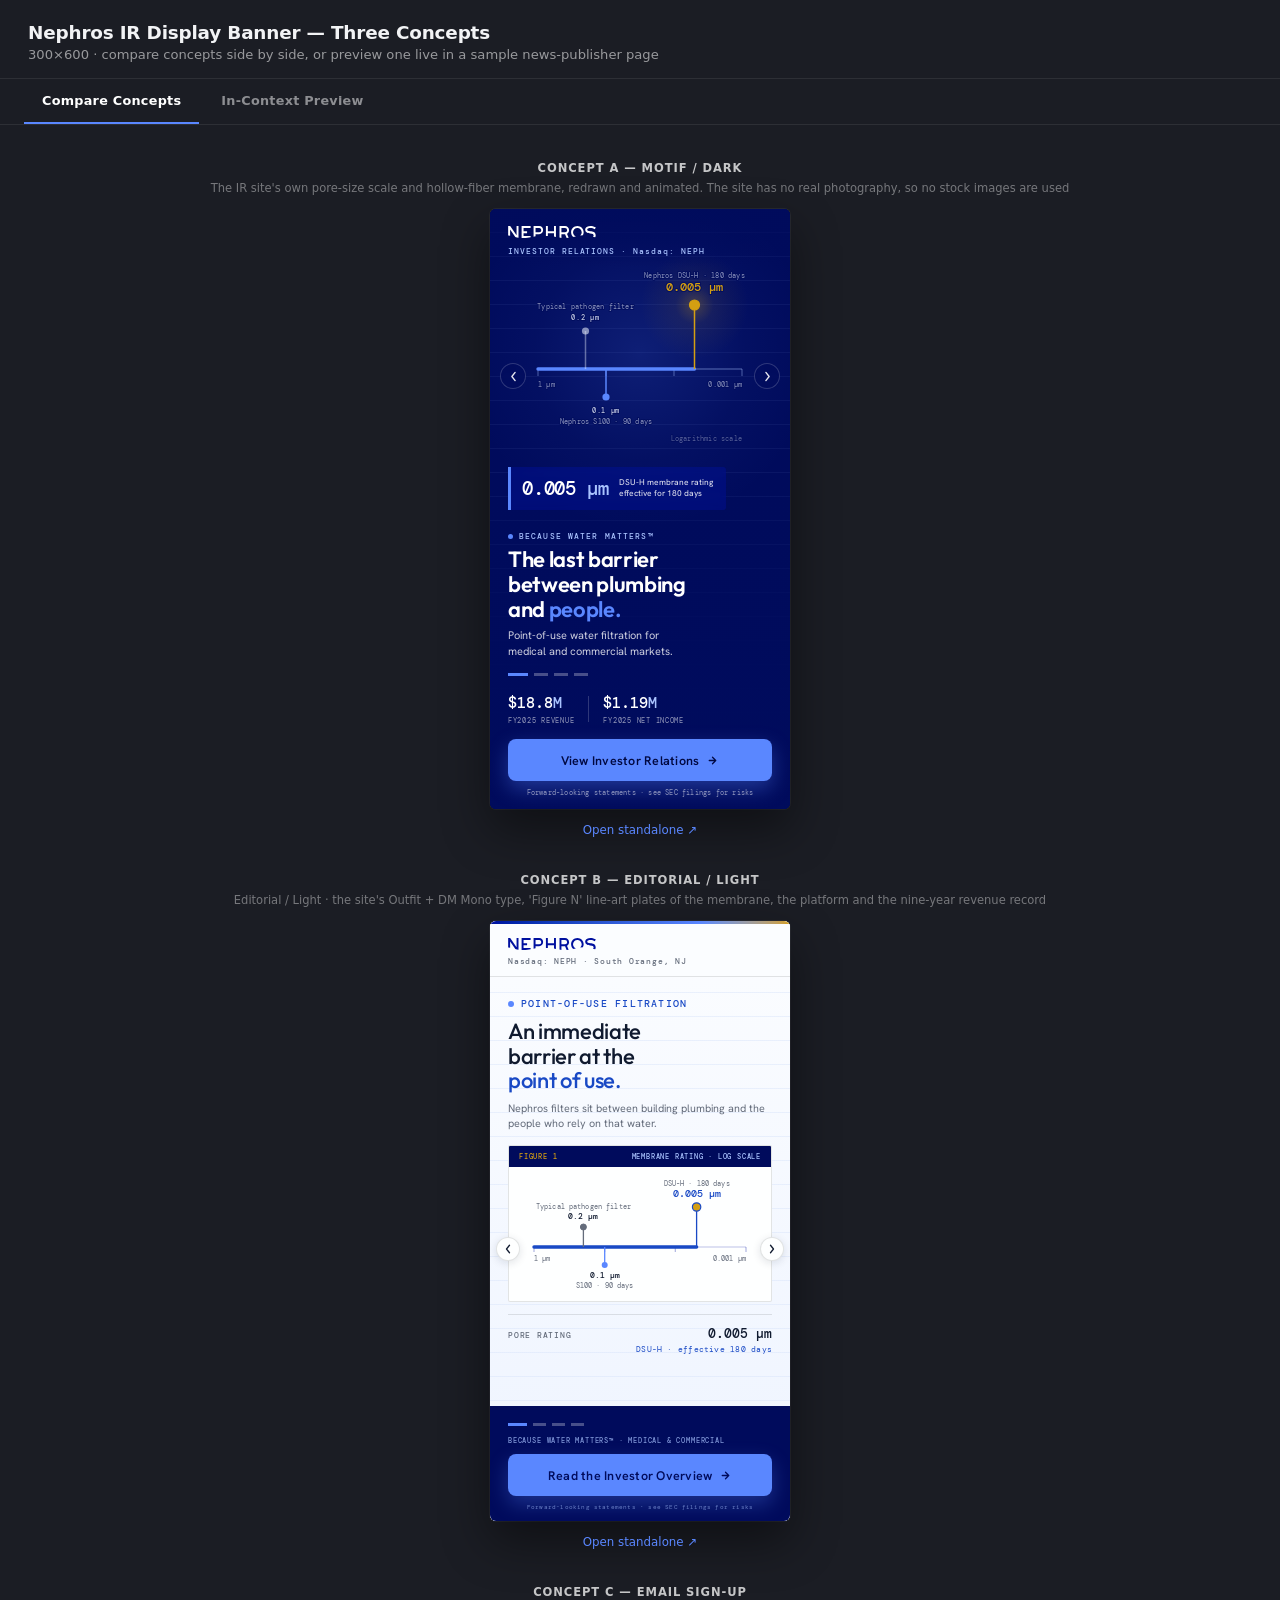
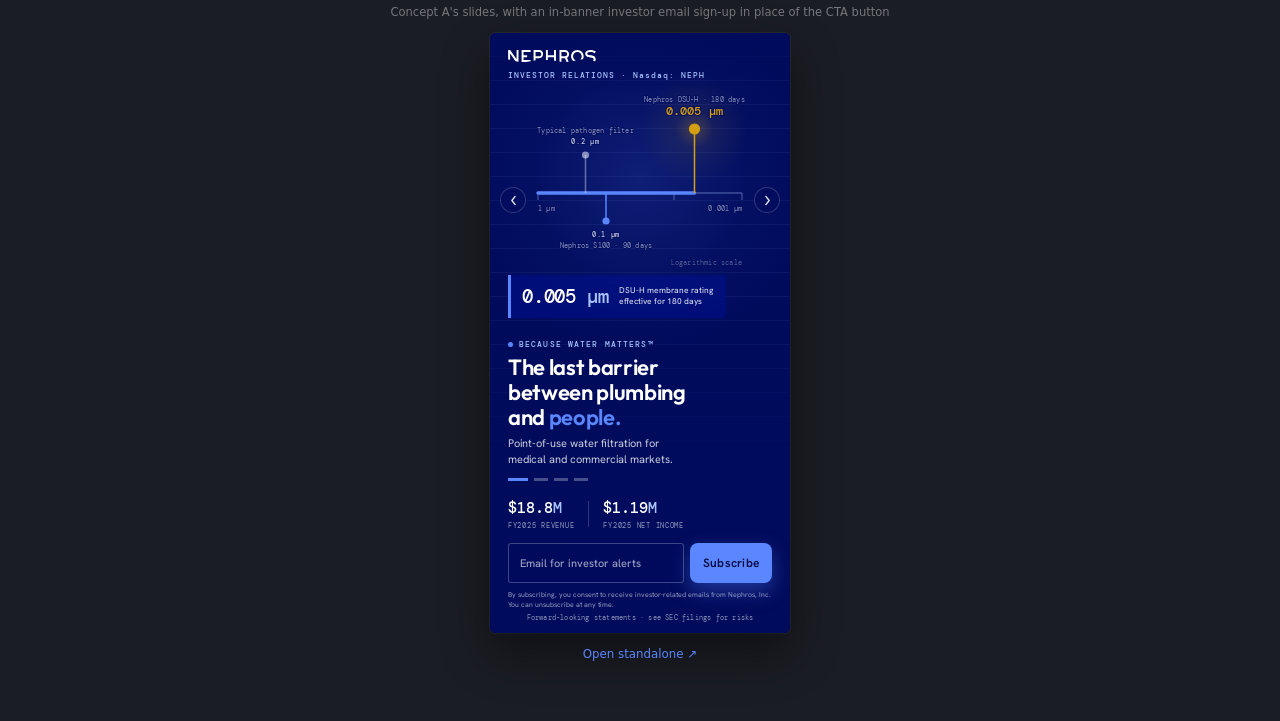
<file: index.html>
<!DOCTYPE html>
<html lang="en">
<head>
<meta name="robots" content="noindex,nofollow">
<meta charset="UTF-8">
<meta name="viewport" content="width=device-width,initial-scale=1">
<title>Nephros IR Banner — Concept Comparison</title>
<style>
  :root { --ui-accent:oklch(0.651 0.185 266); }
  * { margin:0; padding:0; box-sizing:border-box; }
  html, body {
    height:100%;
    background:#1b1d24;
    font-family:-apple-system, BlinkMacSystemFont, 'Segoe UI', system-ui, sans-serif;
    color:#f2f3f5;
  }
  header {
    padding:22px 28px 16px;
    border-bottom:1px solid rgba(255,255,255,0.08);
  }
  header h1 { font-size:1.15rem; font-weight:700; letter-spacing:-0.01em; }
  header p { margin-top:4px; font-size:0.82rem; color:rgba(255,255,255,0.55); }

  /* ---- tabs ---- */
  .tabs {
    display:flex;
    gap:4px;
    padding:0 24px;
    border-bottom:1px solid rgba(255,255,255,0.08);
  }
  .tab-btn {
    background:none;
    border:0;
    font-family:inherit;
    color:rgba(255,255,255,0.5);
    font-size:0.8rem;
    font-weight:700;
    letter-spacing:0.02em;
    padding:14px 18px;
    cursor:pointer;
    border-bottom:2px solid transparent;
    transition:color 0.15s ease;
  }
  .tab-btn:hover { color:rgba(255,255,255,0.8); }
  .tab-btn.active { color:#fff; border-bottom-color:var(--ui-accent); }
  .tab-panel { display:none; }
  .tab-panel.active { display:block; }

  main {
    display:flex;
    flex-wrap:wrap;
    gap:36px;
    justify-content:center;
    padding:36px 24px 60px;
  }
  .col { display:flex; flex-direction:column; align-items:center; gap:14px; }
  .col h2 {
    font-size:0.72rem;
    font-weight:700;
    letter-spacing:0.08em;
    text-transform:uppercase;
    color:rgba(255,255,255,0.75);
  }
  .col .tag {
    font-size:0.72rem;
    color:rgba(255,255,255,0.4);
    margin-top:-8px;
  }
  .frame-wrap {
    width:300px;
    height:600px;
    border-radius:6px;
    overflow:hidden;
    box-shadow:0 20px 48px rgba(0,0,0,0.45), 0 0 0 1px rgba(255,255,255,0.06);
    background:#000;
  }
  iframe { width:300px; height:600px; border:0; display:block; }
  .col a {
    font-size:0.74rem;
    color:var(--ui-accent);
    text-decoration:none;
  }
  .col a:hover { text-decoration:underline; }

  /* ---- in-context preview panel ---- */
  .preview-intro {
    text-align:center;
    padding:28px 24px 0;
  }
  .preview-intro p {
    font-size:0.82rem;
    color:rgba(255,255,255,0.55);
    max-width:560px;
    margin:0 auto;
  }
  .concept-switch {
    display:flex;
    gap:10px;
    justify-content:center;
    padding:18px 24px 0;
  }
  .concept-btn {
    background:rgba(255,255,255,0.06);
    border:1px solid rgba(255,255,255,0.14);
    color:rgba(255,255,255,0.65);
    font-family:inherit;
    font-size:0.76rem;
    font-weight:700;
    letter-spacing:0.02em;
    padding:9px 16px;
    border-radius:20px;
    cursor:pointer;
    transition:all 0.15s ease;
  }
  .concept-btn:hover { border-color:rgba(255,255,255,0.3); }
  .concept-btn.active { background:var(--ui-accent); border-color:var(--ui-accent); color:#0c1015; }

  .preview-wrap {
    max-width:1180px;
    margin:24px auto 12px;
    padding:0 24px;
  }
  .preview-frame-outer {
    border-radius:6px;
    overflow:hidden;
    box-shadow:0 20px 48px rgba(0,0,0,0.45), 0 0 0 1px rgba(255,255,255,0.06);
  }
  #preview-iframe {
    width:100%;
    height:950px;
    border:0;
    display:block;
    background:#fff;
  }
  .preview-footer {
    text-align:center;
    padding:14px 24px 60px;
  }
  .preview-footer a {
    font-size:0.74rem;
    color:var(--ui-accent);
    text-decoration:none;
  }
  .preview-footer a:hover { text-decoration:underline; }
</style>
</head>
<body>

<header>
  <h1>Nephros IR Display Banner — Three Concepts</h1>
  <p>300×600 · compare concepts side by side, or preview one live in a sample news-publisher page</p>
</header>

<div class="tabs">
  <button type="button" class="tab-btn active" data-tab="compare">Compare Concepts</button>
  <button type="button" class="tab-btn" data-tab="preview">In-Context Preview</button>
</div>

<section class="tab-panel active" id="tab-compare">
  <main>
    <div class="col">
      <h2>Concept A — Motif / Dark</h2>
      <span class="tag">The IR site&#x27;s own pore-size scale and hollow-fiber membrane, redrawn and animated. The site has no real photography, so no stock images are used</span>
      <div class="frame-wrap">
        <iframe src="concept-a-photo/index.html" title="Nephros banner — motif concept"></iframe>
      </div>
      <a href="concept-a-photo/index.html" target="_blank" rel="noopener">Open standalone ↗</a>
    </div>

    <div class="col">
      <h2>Concept B — Editorial / Light</h2>
      <span class="tag">Editorial / Light · the site&#x27;s Outfit + DM Mono type, &#x27;Figure N&#x27; line-art plates of the membrane, the platform and the nine-year revenue record</span>
      <div class="frame-wrap">
        <iframe src="concept-b-editorial/index.html" title="Nephros banner — editorial concept"></iframe>
      </div>
      <a href="concept-b-editorial/index.html" target="_blank" rel="noopener">Open standalone ↗</a>
    </div>

    <div class="col">
      <h2>Concept C — Email Sign-up</h2>
      <span class="tag">Concept A&#x27;s slides, with an in-banner investor email sign-up in place of the CTA button</span>
      <div class="frame-wrap">
        <iframe src="concept-c-dashboard/index.html" title="Nephros banner — email sign-up concept"></iframe>
      </div>
      <a href="concept-c-dashboard/index.html" target="_blank" rel="noopener">Open standalone ↗</a>
    </div>
  </main>
</section>

<section class="tab-panel" id="tab-preview">
  <div class="preview-intro">
    <p>A sample news-publisher article page with the banner dropped into the right-rail ad slot — the way it would actually sit alongside real editorial content. Switch concepts below.</p>
  </div>

  <div class="concept-switch">
    <button type="button" class="concept-btn active" data-concept="a">Concept A — Motif</button>
    <button type="button" class="concept-btn" data-concept="b">Concept B — Editorial</button>
    <button type="button" class="concept-btn" data-concept="c">Concept C — Email Sign-up</button>
  </div>

  <div class="preview-wrap">
    <div class="preview-frame-outer">
      <iframe id="preview-iframe" src="context-preview/news.html?concept=a" title="Nephros banner — in-context publisher preview"></iframe>
    </div>
  </div>

  <div class="preview-footer">
    <a id="preview-open-link" href="context-preview/news.html?concept=a" target="_blank" rel="noopener">Open standalone ↗</a>
  </div>
</section>

<script>
  document.querySelectorAll('.tab-btn').forEach(function (btn) {
    btn.addEventListener('click', function () {
      document.querySelectorAll('.tab-btn').forEach(function (b) { b.classList.remove('active') })
      document.querySelectorAll('.tab-panel').forEach(function (p) { p.classList.remove('active') })
      btn.classList.add('active')
      document.getElementById('tab-' + btn.dataset.tab).classList.add('active')
    })
  })

  document.querySelectorAll('.concept-btn').forEach(function (btn) {
    btn.addEventListener('click', function () {
      document.querySelectorAll('.concept-btn').forEach(function (b) { b.classList.remove('active') })
      btn.classList.add('active')
      var url = 'context-preview/news.html?concept=' + btn.dataset.concept
      document.getElementById('preview-iframe').src = url
      document.getElementById('preview-open-link').href = url
    })
  })
</script>

</body>
</html>
</file>
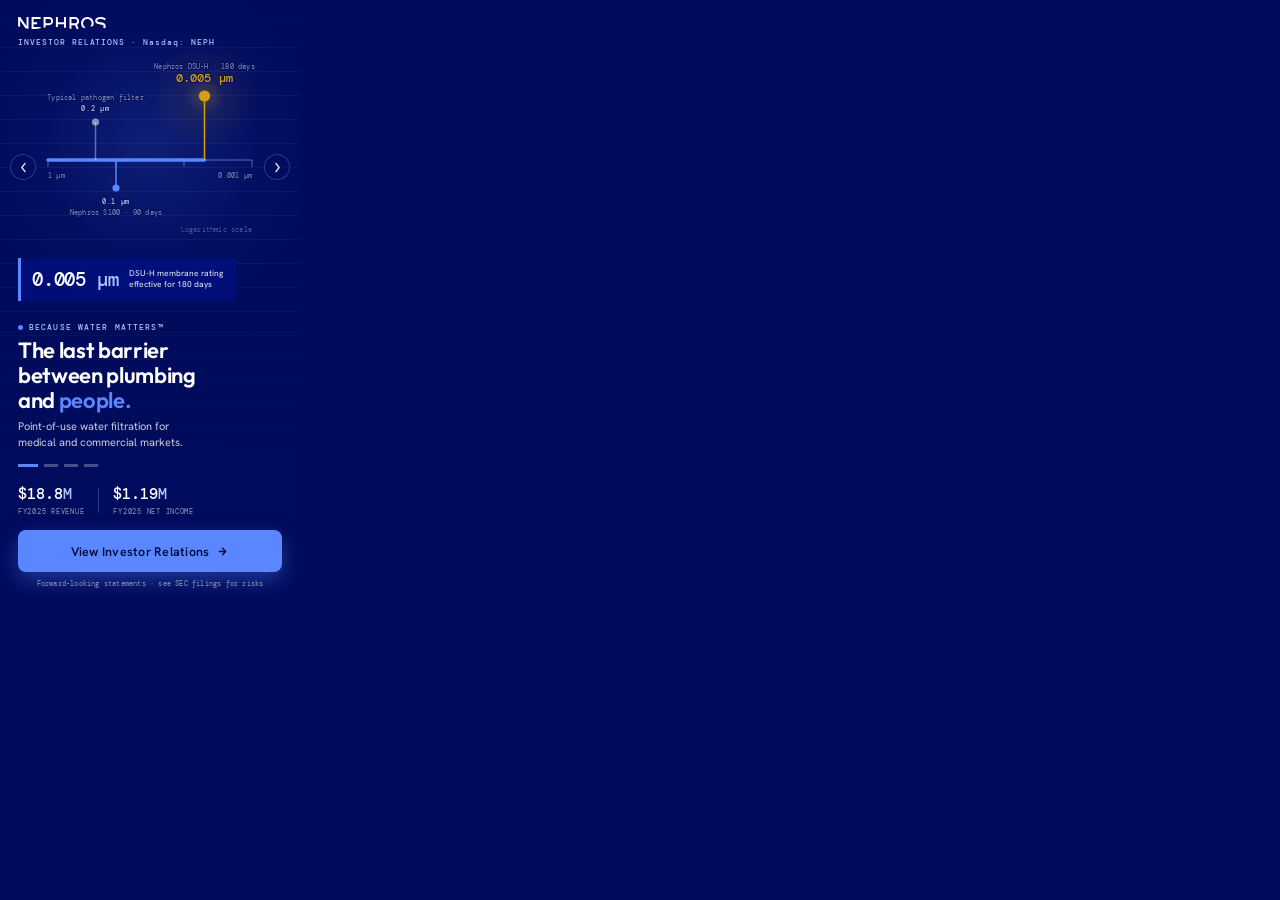
<file: concept-a-photo/index.html>
<!DOCTYPE html>
<html lang="en">
<head>
<meta name="robots" content="noindex,nofollow">
<meta charset="UTF-8">
<meta name="ad.size" content="width=300,height=600">
<meta http-equiv="X-UA-Compatible" content="IE=Edge">
<meta name="viewport" content="width=300,initial-scale=1">
<link rel="icon" href="data:,">
<title>Nephros, Inc. (Nasdaq: NEPH) · Investor Relations · 300x600</title>
<link rel="preconnect" href="https://fonts.googleapis.com">
<link rel="preconnect" href="https://fonts.gstatic.com" crossorigin>
<link href="https://fonts.googleapis.com/css2?family=Outfit:wght@500;600&family=Hanken+Grotesk:wght@400;500;600&family=DM+Mono:wght@400;500&display=swap" rel="stylesheet">
<link rel="stylesheet" href="style.css">
</head>
<body>

<!--
  Nephros, Inc. (Nasdaq: NEPH), IR display banner, 300x600.
  Concept A: Motif / Dark.
  Promotes: https://ir-landing-concepts.netlify.app/nephros/
  The IR page has no real photography, so the background is the IR site's
  own signature motif, redrawn as inline SVG in four variants of one shape
  language (DM Mono labels, periwinkle rules, gold key markers):
  1 the pore-size log scale from the site hero, 2 the hollow-fiber wall
  cross-section (size exclusion), 3 one membrane feeding two markets,
  4 the nine-year revenue record. Deep brand navy, ledger ruling, stat
  chip per slide, persistent logo/ticker chrome, stat row, CTA and
  disclosure. No raster images. Every number is sourced from the IR page.
  Concept C is generated from this file (scripts/build_concept_c.py), so
  re-run that after every edit here.
-->

<div id="banner" aria-label="Nephros, Inc. investor relations advertisement">

  <div id="slides">

    <!-- Slide 1 · Overview: the hero's pore-size scale. The bold span is everything
         the 0.005 µm DSU-H membrane holds back; particles travel it and stop at the pore. -->
    <section class="slide" data-index="0">
      <div class="slide-bg" aria-hidden="true">
        <svg class="motif" viewBox="0 0 300 300" aria-hidden="true">
          <defs>
            <radialGradient id="a-glow-1" cx="204.5" cy="96" r="54" gradientUnits="userSpaceOnUse"><stop offset="0" stop-color="#d39f11" stop-opacity=".30"/><stop offset=".35" stop-color="#d39f11" stop-opacity=".08"/><stop offset="1" stop-color="#d39f11" stop-opacity="0"/></radialGradient>
          </defs>
          <g class="drift">
            <circle cx="204.5" cy="96" r="54" fill="url(#a-glow-1)"/>
            <line class="axis" x1="48" y1="160" x2="252" y2="160"/>
            <path class="tick" d="M48,160V167M116,160V167M184,160V167M252,160V167"/>
            <line class="span" x1="48" y1="160" x2="204.5" y2="160"/>
            <!-- 0.2 µm: comparator implied by the company's "forty times smaller" statement -->
            <line class="stem stem-mute" x1="95.5" y1="160" x2="95.5" y2="122"/>
            <circle class="dot-mute" cx="95.5" cy="122" r="3.6"/>
            <text class="lbl" x="95.5" y="111" text-anchor="middle">0.2 µm</text>
            <text class="lbl-sub" x="95.5" y="100" text-anchor="middle">Typical pathogen filter</text>
            <!-- 0.1 µm: Nephros S100 point-of-use -->
            <line class="stem stem-acc" x1="116" y1="160" x2="116" y2="188"/>
            <circle class="dot-acc" cx="116" cy="188" r="3.6"/>
            <text class="lbl" x="116" y="204" text-anchor="middle">0.1 µm</text>
            <text class="lbl-sub" x="116" y="215" text-anchor="middle">Nephros S100 · 90 days</text>
            <!-- 0.005 µm: Nephros DSU-H, the key figure -->
            <line class="stem stem-key" x1="204.5" y1="160" x2="204.5" y2="96"/>
            <circle class="ping" cx="204.5" cy="96" r="5"/>
            <circle class="dot-key" cx="204.5" cy="96" r="5"/>
            <text class="key" x="204.5" y="82" text-anchor="middle">0.005 µm</text>
            <text class="lbl-sub" x="204.5" y="69" text-anchor="middle">Nephros DSU-H · 180 days</text>
            <g class="pulses pulses-held">
              <circle class="pulse" r="2.6" style="offset-path:path('M48,160 L204.5,160')"/>
              <circle class="pulse" r="2.1" style="offset-path:path('M48,160 L204.5,160')"/>
              <circle class="pulse" r="3" style="offset-path:path('M48,160 L204.5,160')"/>
            </g>
          </g>
          <text class="lbl-sub" x="48" y="178">1 µm</text>
          <text class="lbl-sub" x="252" y="178" text-anchor="end">0.001 µm</text>
          <text class="lbl-sub dim" x="252" y="232" text-anchor="end">Logarithmic scale</text>
        </svg>
      </div>
      <div class="slide-scrim-top"></div>
      <div class="slide-scrim-bottom"></div>
      <div class="slide-copy">
        <div class="mid-chip">
          <span class="chip-num">0.005<em>&nbsp;µm</em></span>
          <span class="chip-label">DSU-H membrane rating<br>effective for 180 days</span>
        </div>
        <div class="copy-bottom">
          <div class="kicker">Because Water Matters™</div>
          <h1>The last barrier<br>between plumbing<br>and <em>people.</em></h1>
          <p>Point-of-use water filtration for<br>medical and commercial markets.</p>
        </div>
      </div>
    </section>

    <!-- Slide 2 · Proof: the site's hollow-fiber wall cross-section. Large particles
         arrive and are held at the wall; water passes the pores to the filtrate side. -->
    <section class="slide" data-index="1">
      <div class="slide-bg" aria-hidden="true">
        <svg class="motif" viewBox="0 0 300 300" aria-hidden="true">
          <defs>
            <radialGradient id="a-glow-2" cx="161" cy="144" r="70" gradientUnits="userSpaceOnUse"><stop offset="0" stop-color="#5c86ff" stop-opacity=".22"/><stop offset=".45" stop-color="#5c86ff" stop-opacity=".06"/><stop offset="1" stop-color="#5c86ff" stop-opacity="0"/></radialGradient>
          </defs>
          <g class="drift">
            <circle cx="161" cy="144" r="70" fill="url(#a-glow-2)"/>
            <rect class="feed" x="46" y="84" width="104" height="120" rx="3"/>
            <rect class="wall" x="150" y="84" width="22" height="120" rx="4"/>
            <g class="pores">
              <circle cx="161" cy="93" r="1.7"/><circle cx="161" cy="108" r="1.7"/><circle cx="161" cy="123" r="1.7"/>
              <circle cx="161" cy="138" r="1.7"/><circle cx="161" cy="153" r="1.7"/><circle cx="161" cy="168" r="1.7"/>
              <circle cx="161" cy="183" r="1.7"/><circle cx="161" cy="196" r="1.7"/>
            </g>
            <!-- retained: bacteria, viruses, endotoxins arrive and stop at the wall -->
            <g class="held">
              <circle cx="140" cy="100" r="7"/>
              <circle cx="142" cy="128" r="5.2"/>
              <circle cx="139" cy="158" r="8"/>
              <circle cx="143" cy="187" r="4.8"/>
            </g>
            <!-- passes: water through the pores to the filtrate side -->
            <g class="flow">
              <line x1="190" y1="108" x2="246" y2="108"/>
              <line x1="190" y1="138" x2="254" y2="138"/>
              <line x1="190" y1="168" x2="246" y2="168"/>
            </g>
            <g class="pulses pulses-pass">
              <circle class="pulse" r="2.2" style="offset-path:path('M161,108 L246,108')"/>
              <circle class="pulse" r="2.2" style="offset-path:path('M161,138 L254,138')"/>
              <circle class="pulse" r="2.2" style="offset-path:path('M161,168 L246,168')"/>
            </g>
          </g>
          <text class="lbl lbl-hi" x="161" y="63" text-anchor="middle">HOLLOW-FIBER WALL</text>
          <text class="lbl-sub" x="161" y="73" text-anchor="middle">0.005 µm pore · DSU-H</text>
          <text class="lbl-sub" x="48" y="78">Feed water</text>
          <text class="lbl-sub" x="252" y="78" text-anchor="end">Filtrate</text>
          <text class="lbl" x="48" y="220">RETAINED AT THE WALL</text>
          <text class="lbl-sub" x="48" y="230">Bacteria · viruses · endotoxins</text>
          <text class="lbl" x="252" y="220" text-anchor="end">PASSES</text>
        </svg>
      </div>
      <div class="slide-scrim-top"></div>
      <div class="slide-scrim-bottom"></div>
      <div class="slide-copy">
        <div class="mid-chip">
          <span class="chip-num">40<em>×</em></span>
          <span class="chip-label">Smaller than most pathogen<br>filters, per Nephros</span>
        </div>
        <div class="copy-bottom">
          <div class="kicker">Size exclusion · Hollow fiber</div>
          <h1>Holds back<br>bacteria, viruses<br>&amp; <em>endotoxins.</em></h1>
          <p>Contaminants stop at the membrane<br>wall; clean water passes through.</p>
        </div>
      </div>
    </section>

    <!-- Slide 3 · Platform: one hollow-fiber bundle feeding the two markets the site
         names (dialysis water, the founding market, and infection control). -->
    <section class="slide" data-index="2">
      <div class="slide-bg" aria-hidden="true">
        <svg class="motif" viewBox="0 0 300 300" aria-hidden="true">
          <defs>
            <radialGradient id="a-glow-3" cx="150" cy="132" r="64" gradientUnits="userSpaceOnUse"><stop offset="0" stop-color="#5c86ff" stop-opacity=".30"/><stop offset=".4" stop-color="#5c86ff" stop-opacity=".08"/><stop offset="1" stop-color="#5c86ff" stop-opacity="0"/></radialGradient>
          </defs>
          <g class="drift">
            <circle cx="150" cy="132" r="64" fill="url(#a-glow-3)"/>
            <path class="branch" d="M124,150 Q96,176 72,196"/>
            <path class="branch" d="M176,150 Q204,176 228,196"/>
            <g class="pulses">
              <circle class="pulse" r="2.4" style="offset-path:path('M124,150 Q96,176 72,196')"/>
              <circle class="pulse" r="2.4" style="offset-path:path('M176,150 Q204,176 228,196')"/>
              <circle class="pulse" r="2.4" style="offset-path:path('M124,150 Q96,176 72,196')"/>
              <circle class="pulse" r="2.4" style="offset-path:path('M176,150 Q204,176 228,196')"/>
            </g>
            <!-- hollow-fiber bundle in cross-section: 19 hollow fibers in a housing -->
            <circle class="housing" cx="150" cy="132" r="32"/>
            <g class="fibers">
              <circle cx="150" cy="132" r="4.4"/>
              <circle cx="161" cy="132" r="4.4"/><circle cx="155.5" cy="141.5" r="4.4"/><circle cx="144.5" cy="141.5" r="4.4"/>
              <circle cx="139" cy="132" r="4.4"/><circle cx="144.5" cy="122.5" r="4.4"/><circle cx="155.5" cy="122.5" r="4.4"/>
              <circle cx="172" cy="132" r="4.4"/><circle cx="169.1" cy="143" r="4.4"/><circle cx="161" cy="151.1" r="4.4"/>
              <circle cx="150" cy="154" r="4.4"/><circle cx="139" cy="151.1" r="4.4"/><circle cx="130.9" cy="143" r="4.4"/>
              <circle cx="128" cy="132" r="4.4"/><circle cx="130.9" cy="121" r="4.4"/><circle cx="139" cy="112.9" r="4.4"/>
              <circle cx="150" cy="110" r="4.4"/><circle cx="161" cy="112.9" r="4.4"/><circle cx="169.1" cy="121" r="4.4"/>
            </g>
            <circle class="ping" cx="72" cy="196" r="4.5"/>
            <circle class="node" cx="72" cy="196" r="4.5"/>
            <circle class="ping ping-late" cx="228" cy="196" r="4.5"/>
            <circle class="node" cx="228" cy="196" r="4.5"/>
          </g>
          <text class="lbl lbl-hi" x="150" y="80" text-anchor="middle">ONE MEMBRANE PLATFORM</text>
          <text class="lbl-sub" x="150" y="90" text-anchor="middle">Hollow fiber · size exclusion</text>
          <text class="lbl" x="72" y="218" text-anchor="middle">DIALYSIS WATER</text>
          <text class="lbl-sub" x="72" y="228" text-anchor="middle">The founding market</text>
          <text class="lbl" x="228" y="218" text-anchor="middle">INFECTION CONTROL</text>
          <text class="lbl-sub" x="228" y="228" text-anchor="middle">Point-of-use · in-line</text>
        </svg>
      </div>
      <div class="slide-scrim-top"></div>
      <div class="slide-scrim-bottom"></div>
      <div class="slide-copy">
        <div class="mid-chip">
          <span class="chip-num">Class<em>&nbsp;II</em></span>
          <span class="chip-label">FDA 510(k)-cleared<br>medical filters</span>
        </div>
        <div class="copy-bottom">
          <div class="kicker">One membrane · Two markets</div>
          <h1>Born in dialysis.<br>Now guarding<br><em>building water.</em></h1>
          <p>The same hollow-fiber technology serves<br>renal care and infection control.</p>
        </div>
      </div>
    </section>

    <!-- Slide 4 · Financials: the site's nine-year revenue record, FY2017 to FY2025
         ($M, 10-K). Gold points mark the two years of positive net income. -->
    <section class="slide" data-index="3">
      <div class="slide-bg" aria-hidden="true">
        <svg class="motif" viewBox="0 0 300 300" aria-hidden="true">
          <defs>
            <radialGradient id="a-glow-4" cx="252" cy="86" r="56" gradientUnits="userSpaceOnUse"><stop offset="0" stop-color="#d39f11" stop-opacity=".30"/><stop offset=".35" stop-color="#d39f11" stop-opacity=".08"/><stop offset="1" stop-color="#d39f11" stop-opacity="0"/></radialGradient>
            <linearGradient id="a-area-4" x1="0" y1="86" x2="0" y2="206" gradientUnits="userSpaceOnUse"><stop offset="0" stop-color="#5c86ff" stop-opacity=".30"/><stop offset="1" stop-color="#5c86ff" stop-opacity="0"/></linearGradient>
          </defs>
          <g class="drift drift-chart">
            <circle cx="252" cy="86" r="56" fill="url(#a-glow-4)"/>
            <path class="grid" d="M48,174H252M48,142H252M48,110H252M48,78H252"/>
            <line class="axis" x1="48" y1="206" x2="252" y2="206"/>
            <path class="area" d="M48,181.6L73.5,169.6L99,139.9L124.5,151.2L150,140.6L175.5,142.1L201,114.9L226.5,115.4L252,85.7V206H48Z" fill="url(#a-area-4)"/>
            <path class="line" pathLength="100" d="M48,181.6L73.5,169.6L99,139.9L124.5,151.2L150,140.6L175.5,142.1L201,114.9L226.5,115.4L252,85.7"/>
            <g class="pts">
              <circle cx="48" cy="181.6" r="2.6"/><circle cx="73.5" cy="169.6" r="2.6"/><circle cx="99" cy="139.9" r="2.6"/>
              <circle cx="124.5" cy="151.2" r="2.6"/><circle cx="150" cy="140.6" r="2.6"/><circle cx="175.5" cy="142.1" r="2.6"/>
              <circle cx="201" cy="114.9" r="2.6"/>
            </g>
            <circle class="pt-gold" cx="226.5" cy="115.4" r="3.2"/>
            <circle class="ping" cx="252" cy="85.7" r="5"/>
            <circle class="dot-key" cx="252" cy="85.7" r="5"/>
          </g>
          <text class="key" x="252" y="71" text-anchor="end">$18.79M</text>
          <text class="lbl-sub" x="52" y="196">$3.81M</text>
          <text class="lbl-sub" x="48" y="218">FY2017</text>
          <text class="lbl-sub" x="252" y="218" text-anchor="end">FY2025</text>
          <circle class="pt-gold" cx="187" cy="229.3" r="2.4"/>
          <text class="lbl-sub" x="252" y="231.5" text-anchor="end">Net income &gt; 0</text>
        </svg>
      </div>
      <div class="slide-scrim-top"></div>
      <div class="slide-scrim-bottom"></div>
      <div class="slide-copy">
        <div class="mid-chip">
          <span class="chip-num">+32.7<em>%</em></span>
          <span class="chip-label">FY2025 revenue growth<br>year over year</span>
        </div>
        <div class="copy-bottom">
          <div class="kicker">The record · FY2017–FY2025</div>
          <h1>Growing, and<br>profitable two<br><em>years running.</em></h1>
          <p>Revenue up from $3.8M in FY2017 to<br>$18.8M in FY2025, per 10-K filings.</p>
        </div>
      </div>
    </section>

  </div>

  <!-- Persistent chrome: sits above the rotating slides -->
  <header id="top-bar" class="reveal" data-delay="0">
    <div id="logo">
      <svg class="mark" viewBox="0 0 207.135 28.348" role="img" aria-label="Nephros" xmlns="http://www.w3.org/2000/svg"><path fill="currentColor" d="M53.04 4.748V.106H31.774v28.15c1.305.058 2.7.092 4.231.092 7.9 0 12.444-.81 17.035-1.944v-2.49H36.364v-6.659h8.338v-4.59h-8.338V4.749ZM64.7 14.776V4.748c4.292.304 13.412-1.823 13.459 5.014-.04 6.833-9.181 4.712-13.459 5.014M73.144.106H60.058v25.42a94.256 94.256 0 0 1 4.642-1.02v-5.14h8.444C85.791 19.14 85.74.33 73.144.106M112.88.106h-4.59v12.56H93.777V.106h-4.59v23.28c1.62.033 3.149.09 4.59.169v-6.3h14.513v7.554c1.643.345 3.153.712 4.59 1.08v-.931zM134.296 14.776h-8.444V4.748h8.444a5.02 5.02 0 0 1 5.014 5.014 5.02 5.02 0 0 1-5.014 5.014m4.633 3.446c3.102-1.744 5.023-4.973 5.023-8.46 0-5.325-4.332-9.657-9.656-9.657h-13.035v27.3a57.253 57.253 0 0 0 4.59.77v-8.81h8.552l2.733 6.523 1.016 2.423a76.18 76.18 0 0 0 4.875-.271l-.899-2.152zM163.489.106c-8.176 0-14.829 6.676-14.829 14.881 0 4.43 1.955 8.408 5.043 11.127.669-.17 1.343-.346 2.036-.527a203.57 203.57 0 0 1 4.09-1.049c-3.84-1.477-6.579-5.196-6.579-9.55 0-5.646 4.593-10.24 10.239-10.24 5.646 0 10.239 4.594 10.239 10.24 0 3.045-1.344 5.776-3.462 7.653a105.573 105.573 0 0 1 6.285-.557 14.696 14.696 0 0 0 1.819-7.097c0-8.205-6.676-14.881-14.881-14.881M19.843.106v21.922L4.773.174 4.726.106H0v22.41c.118.01.237.02.35.032a139.345 139.345 0 0 1 4.292.608V8.053l12.25 17.82c2.502.65 4.845 1.229 7.54 1.663V.106ZM194.363 12.645l-.077-.008c-5.858-.608-7.444-1.195-7.444-4.159 0-.426 0-1.558 2.012-2.51 1.462-.705 3.503-1.093 5.747-1.093 3.673 0 7.22 1.023 9.49 2.738l.131.1 2.913-3.865-.128-.1C204.02 1.401 199.341 0 194.49 0c-3.051 0-5.76.562-7.831 1.623-3.027 1.485-4.693 3.92-4.693 6.855 0 7.835 7.127 8.556 11.843 9.032 5.972.598 8.217 1.21 8.11 5.323 0 1.293-1.239 2.154-2.206 2.63a96.157 96.157 0 0 1 5.784 1.289 7.384 7.384 0 0 0 1.297-4.196c0-8.53-7.48-9.36-12.431-9.911"/></svg>
    </div>
    <div id="eyebrow">INVESTOR&nbsp;RELATIONS&nbsp;·&nbsp;Nasdaq:&nbsp;NEPH</div>
  </header>

  <button type="button" class="nav-arrow" id="arrow-prev" aria-label="Previous slide">
    <svg viewBox="0 0 16 16"><path d="M10 3 6 8l4 5" stroke="currentColor" stroke-width="1.7" fill="none" stroke-linecap="round" stroke-linejoin="round"/></svg>
  </button>
  <button type="button" class="nav-arrow" id="arrow-next" aria-label="Next slide">
    <svg viewBox="0 0 16 16"><path d="M6 3l4 5-4 5" stroke="currentColor" stroke-width="1.7" fill="none" stroke-linecap="round" stroke-linejoin="round"/></svg>
  </button>

  <div id="bottom-fixed" class="reveal" data-delay="4">
    <div id="dots" role="tablist" aria-label="Slide selector">
      <button class="dot active" data-index="0" aria-label="Slide 1: Point-of-use filtration"></button>
      <button class="dot" data-index="1" aria-label="Slide 2: Size exclusion"></button>
      <button class="dot" data-index="2" aria-label="Slide 3: One membrane, two markets"></button>
      <button class="dot" data-index="3" aria-label="Slide 4: The nine-year record"></button>
    </div>

    <div id="stat-row">
      <div class="stat">
        <span class="stat-num">$18.8<em>M</em></span>
        <span class="stat-label">FY2025 Revenue</span>
      </div>
      <div class="stat-div"></div>
      <div class="stat">
        <span class="stat-num">$1.19<em>M</em></span>
        <span class="stat-label">FY2025 Net Income</span>
      </div>
    </div>

    <a href="#" id="cta">
      <span>View Investor Relations</span>
      <svg viewBox="0 0 16 16" id="cta-arrow" aria-hidden="true"><path d="M4 8h8M8 4l4 4-4 4" stroke="currentColor" stroke-width="1.6" fill="none" stroke-linecap="round" stroke-linejoin="round"/></svg>
    </a>
    <p id="disclosure">Forward-looking statements · see SEC filings for risks</p>
  </div>

  <!-- Standard HTML5-ad click-tag plumbing -->
  <div id="click-tag-wrapper"></div>
</div>

<script src="script.js"></script>
</body>
</html>
</file>
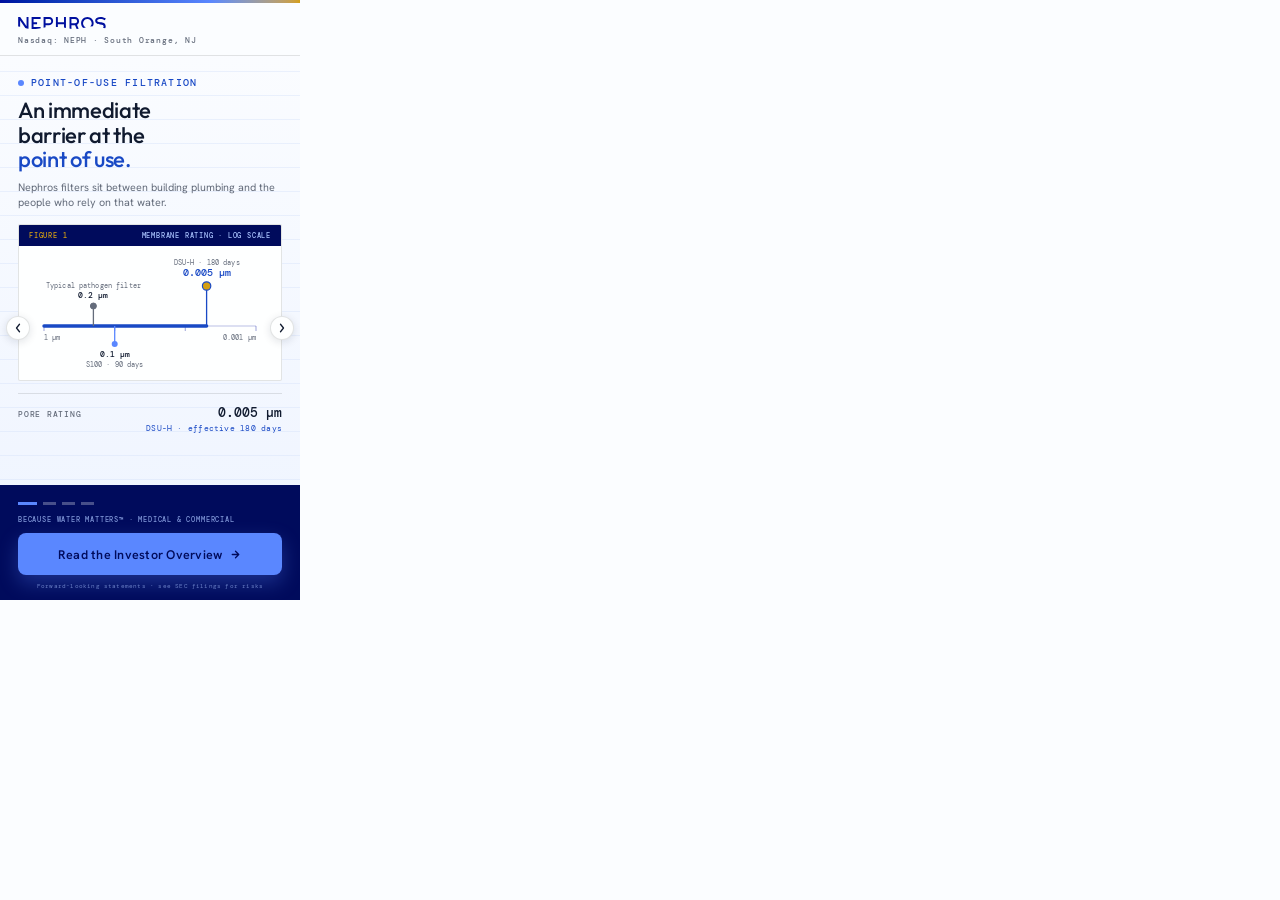
<file: concept-b-editorial/index.html>
<!DOCTYPE html>
<html lang="en">
<head>
<meta name="robots" content="noindex,nofollow">
<meta charset="UTF-8">
<meta name="ad.size" content="width=300,height=600">
<meta http-equiv="X-UA-Compatible" content="IE=Edge">
<meta name="viewport" content="width=300,initial-scale=1">
<link rel="icon" href="data:,">
<title>Nephros, Inc. (Nasdaq: NEPH) · Investor Overview · 300x600</title>
<link rel="preconnect" href="https://fonts.googleapis.com">
<link rel="preconnect" href="https://fonts.gstatic.com" crossorigin>
<link href="https://fonts.googleapis.com/css2?family=Outfit:wght@500;600&family=Hanken+Grotesk:wght@400;500;600;700&family=DM+Mono:wght@400;500&display=swap" rel="stylesheet">
<link rel="stylesheet" href="style.css">
</head>
<body>

<!--
  Nephros, Inc. (Nasdaq: NEPH), IR display banner, 300x600.
  Concept B: Editorial / Light.
  Promotes: https://ir-landing-concepts.netlify.app/nephros/
  The IR site's own light system: Outfit display, Hanken Grotesk body,
  DM Mono captions, the pale periwinkle paper and ledger ruling, and one
  inline-SVG "Figure N" plate per slide in the same line weight: the
  pore-size scale, the hollow-fiber wall, one membrane / two markets and
  the nine-year revenue record. Dark brand-navy closing CTA band.
  Every number is sourced from the IR page.
-->

<div id="banner" aria-label="Nephros, Inc. investor relations advertisement">

  <div id="top-rule"></div>

  <header id="top-bar" class="reveal" data-delay="0">
    <div id="logo">
      <svg class="mark" viewBox="0 0 207.135 28.348" role="img" aria-label="Nephros" xmlns="http://www.w3.org/2000/svg"><path fill="currentColor" d="M53.04 4.748V.106H31.774v28.15c1.305.058 2.7.092 4.231.092 7.9 0 12.444-.81 17.035-1.944v-2.49H36.364v-6.659h8.338v-4.59h-8.338V4.749ZM64.7 14.776V4.748c4.292.304 13.412-1.823 13.459 5.014-.04 6.833-9.181 4.712-13.459 5.014M73.144.106H60.058v25.42a94.256 94.256 0 0 1 4.642-1.02v-5.14h8.444C85.791 19.14 85.74.33 73.144.106M112.88.106h-4.59v12.56H93.777V.106h-4.59v23.28c1.62.033 3.149.09 4.59.169v-6.3h14.513v7.554c1.643.345 3.153.712 4.59 1.08v-.931zM134.296 14.776h-8.444V4.748h8.444a5.02 5.02 0 0 1 5.014 5.014 5.02 5.02 0 0 1-5.014 5.014m4.633 3.446c3.102-1.744 5.023-4.973 5.023-8.46 0-5.325-4.332-9.657-9.656-9.657h-13.035v27.3a57.253 57.253 0 0 0 4.59.77v-8.81h8.552l2.733 6.523 1.016 2.423a76.18 76.18 0 0 0 4.875-.271l-.899-2.152zM163.489.106c-8.176 0-14.829 6.676-14.829 14.881 0 4.43 1.955 8.408 5.043 11.127.669-.17 1.343-.346 2.036-.527a203.57 203.57 0 0 1 4.09-1.049c-3.84-1.477-6.579-5.196-6.579-9.55 0-5.646 4.593-10.24 10.239-10.24 5.646 0 10.239 4.594 10.239 10.24 0 3.045-1.344 5.776-3.462 7.653a105.573 105.573 0 0 1 6.285-.557 14.696 14.696 0 0 0 1.819-7.097c0-8.205-6.676-14.881-14.881-14.881M19.843.106v21.922L4.773.174 4.726.106H0v22.41c.118.01.237.02.35.032a139.345 139.345 0 0 1 4.292.608V8.053l12.25 17.82c2.502.65 4.845 1.229 7.54 1.663V.106ZM194.363 12.645l-.077-.008c-5.858-.608-7.444-1.195-7.444-4.159 0-.426 0-1.558 2.012-2.51 1.462-.705 3.503-1.093 5.747-1.093 3.673 0 7.22 1.023 9.49 2.738l.131.1 2.913-3.865-.128-.1C204.02 1.401 199.341 0 194.49 0c-3.051 0-5.76.562-7.831 1.623-3.027 1.485-4.693 3.92-4.693 6.855 0 7.835 7.127 8.556 11.843 9.032 5.972.598 8.217 1.21 8.11 5.323 0 1.293-1.239 2.154-2.206 2.63a96.157 96.157 0 0 1 5.784 1.289 7.384 7.384 0 0 0 1.297-4.196c0-8.53-7.48-9.36-12.431-9.911"/></svg>
    </div>
    <div id="masthead">Nasdaq:&nbsp;NEPH&nbsp;·&nbsp;South&nbsp;Orange,&nbsp;NJ</div>
  </header>

  <div id="slides">

    <!-- Slide 1 · Cover: the site hero's pore-size scale -->
    <section class="slide" data-index="0">
      <div class="slide-copy">
        <p class="eyebrow">Point-of-use filtration</p>
        <h1>An immediate<br>barrier at the<br><em>point of use.</em></h1>
        <p class="lead">Nephros filters sit between building plumbing and the people who rely on that water.</p>

        <figure class="fig-card">
          <div class="fig-bar"><span>Figure 1</span><span>Membrane rating · log scale</span></div>
          <div class="fig-body">
            <svg viewBox="0 0 240 118">
              <line class="fig-axis" x1="14" y1="70" x2="226" y2="70"/>
              <path class="fig-tick" d="M14,70V75M84.7,70V75M155.3,70V75M226,70V75"/>
              <line class="fig-span" x1="14" y1="70" x2="176.6" y2="70"/>
              <line class="fig-stem mute" x1="63.4" y1="70" x2="63.4" y2="50"/>
              <circle class="fig-pt mute" cx="63.4" cy="50" r="3"/>
              <text class="fig-lab" x="63.4" y="42" text-anchor="middle">0.2 µm</text>
              <text class="fig-sub" x="63.4" y="32" text-anchor="middle">Typical pathogen filter</text>
              <line class="fig-stem acc" x1="84.7" y1="70" x2="84.7" y2="88"/>
              <circle class="fig-pt acc" cx="84.7" cy="88" r="3"/>
              <text class="fig-lab" x="84.7" y="101" text-anchor="middle">0.1 µm</text>
              <text class="fig-sub" x="84.7" y="111" text-anchor="middle">S100 · 90 days</text>
              <line class="fig-stem key" x1="176.6" y1="70" x2="176.6" y2="30"/>
              <circle class="fig-pt key" cx="176.6" cy="30" r="4.2"/>
              <text class="fig-key" x="176.6" y="20" text-anchor="middle">0.005 µm</text>
              <text class="fig-sub" x="176.6" y="9" text-anchor="middle">DSU-H · 180 days</text>
              <text class="fig-sub" x="14" y="84">1 µm</text>
              <text class="fig-sub" x="226" y="84" text-anchor="end">0.001 µm</text>
            </svg>
          </div>
        </figure>

        <dl class="kf">
          <dt>Pore rating</dt>
          <dd>0.005 µm <em>DSU-H · effective 180 days</em></dd>
        </dl>
      </div>
    </section>

    <!-- Slide 2 · Mechanism: the site's hollow-fiber wall cross-section -->
    <section class="slide" data-index="1">
      <div class="slide-copy">
        <p class="eyebrow">Fig. 02 · Size exclusion</p>
        <h1>Contaminants<br>stop at the<br><em>membrane wall.</em></h1>
        <p class="lead">Hollow-fiber membranes retain bacteria, viruses and endotoxins by size; water passes to the filtrate side.</p>

        <figure class="fig-card">
          <div class="fig-bar"><span>Figure 2</span><span>Hollow-fiber wall</span></div>
          <div class="fig-body">
            <svg viewBox="0 0 240 118">
              <text class="fig-sub" x="8" y="10">Feed water</text>
              <text class="fig-lab strong" x="127" y="10" text-anchor="middle">Wall · 0.005 µm</text>
              <text class="fig-sub" x="232" y="10" text-anchor="end">Filtrate</text>
              <rect class="fig-feed" x="8" y="18" width="110" height="78" rx="2"/>
              <rect class="fig-wall" x="118" y="18" width="18" height="78" rx="3"/>
              <g class="fig-pore">
                <circle cx="127" cy="25" r="1.6"/><circle cx="127" cy="36" r="1.6"/><circle cx="127" cy="47" r="1.6"/>
                <circle cx="127" cy="58" r="1.6"/><circle cx="127" cy="69" r="1.6"/><circle cx="127" cy="80" r="1.6"/><circle cx="127" cy="90" r="1.6"/>
              </g>
              <g class="fig-held">
                <circle cx="110" cy="30" r="5.5"/><circle cx="111" cy="50" r="4.2"/><circle cx="109" cy="70" r="6.5"/><circle cx="112" cy="88" r="3.8"/>
                <circle cx="80" cy="40" r="4" class="far"/><circle cx="70" cy="78" r="5" class="far"/><circle cx="42" cy="58" r="4.4" class="far"/>
              </g>
              <g class="fig-pass"><circle cx="146" cy="36" r="2"/><circle cx="146" cy="58" r="2"/><circle cx="146" cy="80" r="2"/></g>
              <path class="fig-flow" d="M154 36 H206 M154 58 H214 M154 80 H206"/>
              <text class="fig-sub" x="8" y="110">Retained: bacteria, viruses, endotoxins</text>
              <text class="fig-sub" x="232" y="110" text-anchor="end">Passes</text>
            </svg>
          </div>
        </figure>

        <dl class="kf">
          <dt>Clearance</dt>
          <dd>FDA 510(k) <em>Class II medical filters</em></dd>
        </dl>
      </div>
    </section>

    <!-- Slide 3 · Platform: one membrane, two markets -->
    <section class="slide" data-index="2">
      <div class="slide-copy">
        <p class="eyebrow">Fig. 03 · The platform</p>
        <h1>One membrane<br>platform.<br><em>Two markets.</em></h1>
        <p class="lead">Founded to serve dialysis; the same hollow-fiber technology now drives its infection control filters.</p>

        <figure class="fig-card">
          <div class="fig-bar"><span>Figure 3</span><span>One membrane · two markets</span></div>
          <div class="fig-body">
            <svg viewBox="0 0 240 118">
              <g class="fig-step accent">
                <rect x="4" y="40" width="82" height="38" rx="4"/>
                <text x="45" y="56" text-anchor="middle">HOLLOW FIBER</text>
                <text class="sub" x="45" y="68" text-anchor="middle">Size exclusion</text>
              </g>
              <path class="fig-arrow" d="M87 59 H100 Q108 59 112 51 L118 37 Q121 30 128 30 H133 M127 25 L133 30 L127 35"/>
              <path class="fig-arrow" d="M100 59 Q108 59 112 67 L118 81 Q121 88 128 88 H133 M127 83 L133 88 L127 93"/>
              <g class="fig-step">
                <rect x="136" y="11" width="100" height="38" rx="4"/>
                <text x="186" y="27" text-anchor="middle">DIALYSIS WATER</text>
                <text class="sub" x="186" y="39" text-anchor="middle">The founding market</text>
              </g>
              <g class="fig-step gold">
                <rect x="136" y="69" width="100" height="38" rx="4"/>
                <text x="186" y="85" text-anchor="middle">INFECTION CONTROL</text>
                <text class="sub" x="186" y="97" text-anchor="middle">Point-of-use · in-line</text>
              </g>
            </svg>
          </div>
        </figure>

        <dl class="kf">
          <dt>Quality system</dt>
          <dd>ISO 13485 <em>MDSAP certified</em></dd>
        </dl>
      </div>
    </section>

    <!-- Slide 4 · Financials: the nine-year revenue record ($M, 10-K) -->
    <section class="slide" data-index="3">
      <div class="slide-copy">
        <p class="eyebrow">Fig. 04 · The record</p>
        <h1>Revenue up 32.7%.<br><em>A second year<br>in the black.</em></h1>
        <p class="lead">FY2025 revenue of $18.8M and net income of $1.19M; cash of $5.40M, up 43.6%.</p>

        <figure class="fig-card">
          <div class="fig-bar"><span>Figure 4</span><span>Revenue · FY2017 → FY2025</span></div>
          <div class="fig-body">
            <svg viewBox="0 0 240 118">
              <line class="fig-base" x1="8" y1="98" x2="232" y2="98"/>
              <g class="fig-bar-prior">
                <rect x="14" y="82.8" width="18" height="15.2"/><rect x="38" y="75.2" width="18" height="22.8"/>
                <rect x="62" y="56.7" width="18" height="41.3"/><rect x="86" y="63.8" width="18" height="34.2"/>
                <rect x="110" y="57.1" width="18" height="40.9"/><rect x="134" y="58.1" width="18" height="39.9"/>
                <rect x="158" y="41" width="18" height="57"/><rect x="182" y="41.4" width="18" height="56.6"/>
              </g>
              <rect class="fig-bar-now" x="206" y="22.8" width="18" height="75.2"/>
              <text class="fig-bar-label" x="23" y="77" text-anchor="middle">$3.81M</text>
              <text class="fig-bar-label strong" x="215" y="16" text-anchor="middle">$18.79M</text>
              <g class="fig-bar-year">
                <text x="23" y="110" text-anchor="middle">’17</text><text x="47" y="110" text-anchor="middle">’18</text>
                <text x="71" y="110" text-anchor="middle">’19</text><text x="95" y="110" text-anchor="middle">’20</text>
                <text x="119" y="110" text-anchor="middle">’21</text><text x="143" y="110" text-anchor="middle">’22</text>
                <text x="167" y="110" text-anchor="middle">’23</text><text x="191" y="110" text-anchor="middle">’24</text>
                <text x="215" y="110" text-anchor="middle" class="now">’25</text>
              </g>
            </svg>
          </div>
        </figure>

        <dl class="kf">
          <dt>Revenue CAGR, FY17–FY25</dt>
          <dd>~22% <em>From reported 10-K figures</em></dd>
        </dl>
      </div>
    </section>

  </div>

  <button type="button" class="nav-arrow" id="arrow-prev" aria-label="Previous slide">
    <svg viewBox="0 0 16 16"><path d="M10 3 6 8l4 5" stroke="currentColor" stroke-width="1.7" fill="none" stroke-linecap="round" stroke-linejoin="round"/></svg>
  </button>
  <button type="button" class="nav-arrow" id="arrow-next" aria-label="Next slide">
    <svg viewBox="0 0 16 16"><path d="M6 3l4 5-4 5" stroke="currentColor" stroke-width="1.7" fill="none" stroke-linecap="round" stroke-linejoin="round"/></svg>
  </button>

  <div id="dots" class="reveal" role="tablist" aria-label="Slide selector">
    <button class="dot active" data-index="0" aria-label="Slide 1: Point-of-use filtration"></button>
    <button class="dot" data-index="1" aria-label="Slide 2: Size exclusion"></button>
    <button class="dot" data-index="2" aria-label="Slide 3: The platform"></button>
    <button class="dot" data-index="3" aria-label="Slide 4: The record"></button>
  </div>

  <div id="bottom-fixed" class="reveal" data-delay="1">
    <div id="bf-line">BECAUSE WATER MATTERS™ · MEDICAL &amp; COMMERCIAL</div>
    <a href="#" id="cta">
      <span>Read the Investor Overview</span>
      <svg viewBox="0 0 16 16" id="cta-arrow" aria-hidden="true"><path d="M4 8h8M8 4l4 4-4 4" stroke="currentColor" stroke-width="1.6" fill="none" stroke-linecap="round" stroke-linejoin="round"/></svg>
    </a>
    <div id="fls">Forward-looking statements · see SEC filings for risks</div>
  </div>

  <!-- Standard HTML5-ad click-tag plumbing -->
  <div id="click-tag-wrapper"></div>
</div>

<script src="script.js"></script>
</body>
</html>
</file>
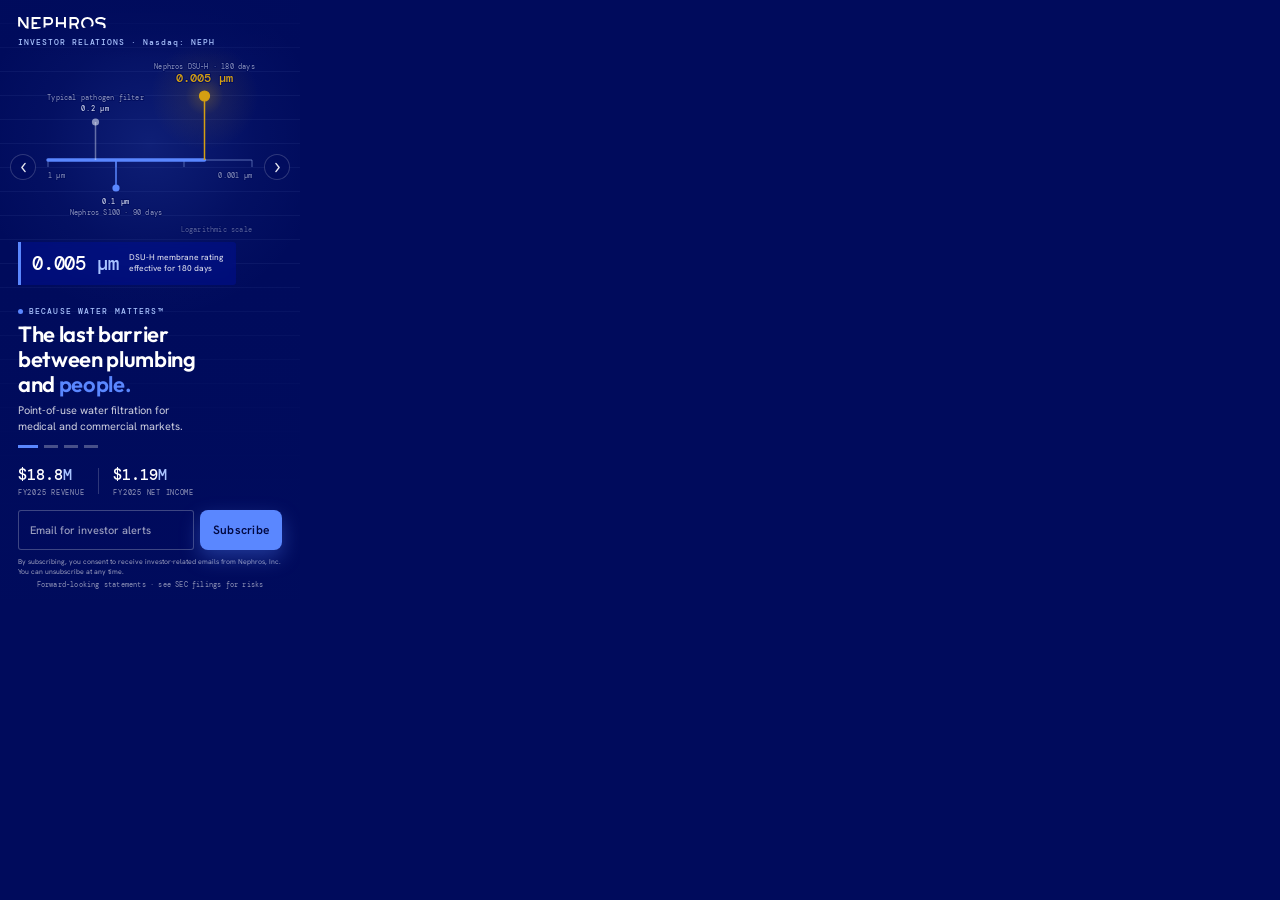
<file: concept-c-dashboard/index.html>
<!DOCTYPE html>
<html lang="en">
<head>
<meta name="robots" content="noindex,nofollow">
<meta charset="UTF-8">
<meta name="ad.size" content="width=300,height=600">
<meta http-equiv="X-UA-Compatible" content="IE=Edge">
<meta name="viewport" content="width=300,initial-scale=1">
<link rel="icon" href="data:,">
<title>Nephros, Inc. (Nasdaq: NEPH) · Investor Alerts · 300x600</title>
<link rel="preconnect" href="https://fonts.googleapis.com">
<link rel="preconnect" href="https://fonts.gstatic.com" crossorigin>
<link href="https://fonts.googleapis.com/css2?family=Outfit:wght@500;600&family=Hanken+Grotesk:wght@400;500;600&family=DM+Mono:wght@400;500&display=swap" rel="stylesheet">
<link rel="stylesheet" href="style.css">
</head>
<body>
<!-- GENERATED by build_concept_c.py from ../concept-a-photo/ (a-fingerprint: 10ebac6eaedd).
     Don't edit this file: edit Concept A and re-run the script. -->


<!--
  Nephros, Inc. (Nasdaq: NEPH), IR display banner, 300x600.
  Concept C (Concept A + email sign-up): Motif / Dark.
  Promotes: https://ir-landing-concepts.netlify.app/nephros/
  The IR page has no real photography, so the background is the IR site's
  own signature motif, redrawn as inline SVG in four variants of one shape
  language (DM Mono labels, periwinkle rules, gold key markers):
  1 the pore-size log scale from the site hero, 2 the hollow-fiber wall
  cross-section (size exclusion), 3 one membrane feeding two markets,
  4 the nine-year revenue record. Deep brand navy, ledger ruling, stat
  chip per slide, persistent logo/ticker chrome, stat row, CTA and
  disclosure. No raster images. Every number is sourced from the IR page.
  Concept C is generated from this file (scripts/build_concept_c.py), so
  re-run that after every edit here.
-->

<div id="banner" aria-label="Nephros, Inc. investor relations advertisement with investor email alerts sign-up">

  <div id="slides">

    <!-- Slide 1 · Overview: the hero's pore-size scale. The bold span is everything
         the 0.005 µm DSU-H membrane holds back; particles travel it and stop at the pore. -->
    <section class="slide" data-index="0">
      <div class="slide-bg" aria-hidden="true">
        <svg class="motif" viewBox="0 0 300 300" aria-hidden="true">
          <defs>
            <radialGradient id="a-glow-1" cx="204.5" cy="96" r="54" gradientUnits="userSpaceOnUse"><stop offset="0" stop-color="#d39f11" stop-opacity=".30"/><stop offset=".35" stop-color="#d39f11" stop-opacity=".08"/><stop offset="1" stop-color="#d39f11" stop-opacity="0"/></radialGradient>
          </defs>
          <g class="drift">
            <circle cx="204.5" cy="96" r="54" fill="url(#a-glow-1)"/>
            <line class="axis" x1="48" y1="160" x2="252" y2="160"/>
            <path class="tick" d="M48,160V167M116,160V167M184,160V167M252,160V167"/>
            <line class="span" x1="48" y1="160" x2="204.5" y2="160"/>
            <!-- 0.2 µm: comparator implied by the company's "forty times smaller" statement -->
            <line class="stem stem-mute" x1="95.5" y1="160" x2="95.5" y2="122"/>
            <circle class="dot-mute" cx="95.5" cy="122" r="3.6"/>
            <text class="lbl" x="95.5" y="111" text-anchor="middle">0.2 µm</text>
            <text class="lbl-sub" x="95.5" y="100" text-anchor="middle">Typical pathogen filter</text>
            <!-- 0.1 µm: Nephros S100 point-of-use -->
            <line class="stem stem-acc" x1="116" y1="160" x2="116" y2="188"/>
            <circle class="dot-acc" cx="116" cy="188" r="3.6"/>
            <text class="lbl" x="116" y="204" text-anchor="middle">0.1 µm</text>
            <text class="lbl-sub" x="116" y="215" text-anchor="middle">Nephros S100 · 90 days</text>
            <!-- 0.005 µm: Nephros DSU-H, the key figure -->
            <line class="stem stem-key" x1="204.5" y1="160" x2="204.5" y2="96"/>
            <circle class="ping" cx="204.5" cy="96" r="5"/>
            <circle class="dot-key" cx="204.5" cy="96" r="5"/>
            <text class="key" x="204.5" y="82" text-anchor="middle">0.005 µm</text>
            <text class="lbl-sub" x="204.5" y="69" text-anchor="middle">Nephros DSU-H · 180 days</text>
            <g class="pulses pulses-held">
              <circle class="pulse" r="2.6" style="offset-path:path('M48,160 L204.5,160')"/>
              <circle class="pulse" r="2.1" style="offset-path:path('M48,160 L204.5,160')"/>
              <circle class="pulse" r="3" style="offset-path:path('M48,160 L204.5,160')"/>
            </g>
          </g>
          <text class="lbl-sub" x="48" y="178">1 µm</text>
          <text class="lbl-sub" x="252" y="178" text-anchor="end">0.001 µm</text>
          <text class="lbl-sub dim" x="252" y="232" text-anchor="end">Logarithmic scale</text>
        </svg>
      </div>
      <div class="slide-scrim-top"></div>
      <div class="slide-scrim-bottom"></div>
      <div class="slide-copy">
        <div class="mid-chip">
          <span class="chip-num">0.005<em>&nbsp;µm</em></span>
          <span class="chip-label">DSU-H membrane rating<br>effective for 180 days</span>
        </div>
        <div class="copy-bottom">
          <div class="kicker">Because Water Matters™</div>
          <h1>The last barrier<br>between plumbing<br>and <em>people.</em></h1>
          <p>Point-of-use water filtration for<br>medical and commercial markets.</p>
        </div>
      </div>
    </section>

    <!-- Slide 2 · Proof: the site's hollow-fiber wall cross-section. Large particles
         arrive and are held at the wall; water passes the pores to the filtrate side. -->
    <section class="slide" data-index="1">
      <div class="slide-bg" aria-hidden="true">
        <svg class="motif" viewBox="0 0 300 300" aria-hidden="true">
          <defs>
            <radialGradient id="a-glow-2" cx="161" cy="144" r="70" gradientUnits="userSpaceOnUse"><stop offset="0" stop-color="#5c86ff" stop-opacity=".22"/><stop offset=".45" stop-color="#5c86ff" stop-opacity=".06"/><stop offset="1" stop-color="#5c86ff" stop-opacity="0"/></radialGradient>
          </defs>
          <g class="drift">
            <circle cx="161" cy="144" r="70" fill="url(#a-glow-2)"/>
            <rect class="feed" x="46" y="84" width="104" height="120" rx="3"/>
            <rect class="wall" x="150" y="84" width="22" height="120" rx="4"/>
            <g class="pores">
              <circle cx="161" cy="93" r="1.7"/><circle cx="161" cy="108" r="1.7"/><circle cx="161" cy="123" r="1.7"/>
              <circle cx="161" cy="138" r="1.7"/><circle cx="161" cy="153" r="1.7"/><circle cx="161" cy="168" r="1.7"/>
              <circle cx="161" cy="183" r="1.7"/><circle cx="161" cy="196" r="1.7"/>
            </g>
            <!-- retained: bacteria, viruses, endotoxins arrive and stop at the wall -->
            <g class="held">
              <circle cx="140" cy="100" r="7"/>
              <circle cx="142" cy="128" r="5.2"/>
              <circle cx="139" cy="158" r="8"/>
              <circle cx="143" cy="187" r="4.8"/>
            </g>
            <!-- passes: water through the pores to the filtrate side -->
            <g class="flow">
              <line x1="190" y1="108" x2="246" y2="108"/>
              <line x1="190" y1="138" x2="254" y2="138"/>
              <line x1="190" y1="168" x2="246" y2="168"/>
            </g>
            <g class="pulses pulses-pass">
              <circle class="pulse" r="2.2" style="offset-path:path('M161,108 L246,108')"/>
              <circle class="pulse" r="2.2" style="offset-path:path('M161,138 L254,138')"/>
              <circle class="pulse" r="2.2" style="offset-path:path('M161,168 L246,168')"/>
            </g>
          </g>
          <text class="lbl lbl-hi" x="161" y="63" text-anchor="middle">HOLLOW-FIBER WALL</text>
          <text class="lbl-sub" x="161" y="73" text-anchor="middle">0.005 µm pore · DSU-H</text>
          <text class="lbl-sub" x="48" y="78">Feed water</text>
          <text class="lbl-sub" x="252" y="78" text-anchor="end">Filtrate</text>
          <text class="lbl" x="48" y="220">RETAINED AT THE WALL</text>
          <text class="lbl-sub" x="48" y="230">Bacteria · viruses · endotoxins</text>
          <text class="lbl" x="252" y="220" text-anchor="end">PASSES</text>
        </svg>
      </div>
      <div class="slide-scrim-top"></div>
      <div class="slide-scrim-bottom"></div>
      <div class="slide-copy">
        <div class="mid-chip">
          <span class="chip-num">40<em>×</em></span>
          <span class="chip-label">Smaller than most pathogen<br>filters, per Nephros</span>
        </div>
        <div class="copy-bottom">
          <div class="kicker">Size exclusion · Hollow fiber</div>
          <h1>Holds back<br>bacteria, viruses<br>&amp; <em>endotoxins.</em></h1>
          <p>Contaminants stop at the membrane<br>wall; clean water passes through.</p>
        </div>
      </div>
    </section>

    <!-- Slide 3 · Platform: one hollow-fiber bundle feeding the two markets the site
         names (dialysis water, the founding market, and infection control). -->
    <section class="slide" data-index="2">
      <div class="slide-bg" aria-hidden="true">
        <svg class="motif" viewBox="0 0 300 300" aria-hidden="true">
          <defs>
            <radialGradient id="a-glow-3" cx="150" cy="132" r="64" gradientUnits="userSpaceOnUse"><stop offset="0" stop-color="#5c86ff" stop-opacity=".30"/><stop offset=".4" stop-color="#5c86ff" stop-opacity=".08"/><stop offset="1" stop-color="#5c86ff" stop-opacity="0"/></radialGradient>
          </defs>
          <g class="drift">
            <circle cx="150" cy="132" r="64" fill="url(#a-glow-3)"/>
            <path class="branch" d="M124,150 Q96,176 72,196"/>
            <path class="branch" d="M176,150 Q204,176 228,196"/>
            <g class="pulses">
              <circle class="pulse" r="2.4" style="offset-path:path('M124,150 Q96,176 72,196')"/>
              <circle class="pulse" r="2.4" style="offset-path:path('M176,150 Q204,176 228,196')"/>
              <circle class="pulse" r="2.4" style="offset-path:path('M124,150 Q96,176 72,196')"/>
              <circle class="pulse" r="2.4" style="offset-path:path('M176,150 Q204,176 228,196')"/>
            </g>
            <!-- hollow-fiber bundle in cross-section: 19 hollow fibers in a housing -->
            <circle class="housing" cx="150" cy="132" r="32"/>
            <g class="fibers">
              <circle cx="150" cy="132" r="4.4"/>
              <circle cx="161" cy="132" r="4.4"/><circle cx="155.5" cy="141.5" r="4.4"/><circle cx="144.5" cy="141.5" r="4.4"/>
              <circle cx="139" cy="132" r="4.4"/><circle cx="144.5" cy="122.5" r="4.4"/><circle cx="155.5" cy="122.5" r="4.4"/>
              <circle cx="172" cy="132" r="4.4"/><circle cx="169.1" cy="143" r="4.4"/><circle cx="161" cy="151.1" r="4.4"/>
              <circle cx="150" cy="154" r="4.4"/><circle cx="139" cy="151.1" r="4.4"/><circle cx="130.9" cy="143" r="4.4"/>
              <circle cx="128" cy="132" r="4.4"/><circle cx="130.9" cy="121" r="4.4"/><circle cx="139" cy="112.9" r="4.4"/>
              <circle cx="150" cy="110" r="4.4"/><circle cx="161" cy="112.9" r="4.4"/><circle cx="169.1" cy="121" r="4.4"/>
            </g>
            <circle class="ping" cx="72" cy="196" r="4.5"/>
            <circle class="node" cx="72" cy="196" r="4.5"/>
            <circle class="ping ping-late" cx="228" cy="196" r="4.5"/>
            <circle class="node" cx="228" cy="196" r="4.5"/>
          </g>
          <text class="lbl lbl-hi" x="150" y="80" text-anchor="middle">ONE MEMBRANE PLATFORM</text>
          <text class="lbl-sub" x="150" y="90" text-anchor="middle">Hollow fiber · size exclusion</text>
          <text class="lbl" x="72" y="218" text-anchor="middle">DIALYSIS WATER</text>
          <text class="lbl-sub" x="72" y="228" text-anchor="middle">The founding market</text>
          <text class="lbl" x="228" y="218" text-anchor="middle">INFECTION CONTROL</text>
          <text class="lbl-sub" x="228" y="228" text-anchor="middle">Point-of-use · in-line</text>
        </svg>
      </div>
      <div class="slide-scrim-top"></div>
      <div class="slide-scrim-bottom"></div>
      <div class="slide-copy">
        <div class="mid-chip">
          <span class="chip-num">Class<em>&nbsp;II</em></span>
          <span class="chip-label">FDA 510(k)-cleared<br>medical filters</span>
        </div>
        <div class="copy-bottom">
          <div class="kicker">One membrane · Two markets</div>
          <h1>Born in dialysis.<br>Now guarding<br><em>building water.</em></h1>
          <p>The same hollow-fiber technology serves<br>renal care and infection control.</p>
        </div>
      </div>
    </section>

    <!-- Slide 4 · Financials: the site's nine-year revenue record, FY2017 to FY2025
         ($M, 10-K). Gold points mark the two years of positive net income. -->
    <section class="slide" data-index="3">
      <div class="slide-bg" aria-hidden="true">
        <svg class="motif" viewBox="0 0 300 300" aria-hidden="true">
          <defs>
            <radialGradient id="a-glow-4" cx="252" cy="86" r="56" gradientUnits="userSpaceOnUse"><stop offset="0" stop-color="#d39f11" stop-opacity=".30"/><stop offset=".35" stop-color="#d39f11" stop-opacity=".08"/><stop offset="1" stop-color="#d39f11" stop-opacity="0"/></radialGradient>
            <linearGradient id="a-area-4" x1="0" y1="86" x2="0" y2="206" gradientUnits="userSpaceOnUse"><stop offset="0" stop-color="#5c86ff" stop-opacity=".30"/><stop offset="1" stop-color="#5c86ff" stop-opacity="0"/></linearGradient>
          </defs>
          <g class="drift drift-chart">
            <circle cx="252" cy="86" r="56" fill="url(#a-glow-4)"/>
            <path class="grid" d="M48,174H252M48,142H252M48,110H252M48,78H252"/>
            <line class="axis" x1="48" y1="206" x2="252" y2="206"/>
            <path class="area" d="M48,181.6L73.5,169.6L99,139.9L124.5,151.2L150,140.6L175.5,142.1L201,114.9L226.5,115.4L252,85.7V206H48Z" fill="url(#a-area-4)"/>
            <path class="line" pathLength="100" d="M48,181.6L73.5,169.6L99,139.9L124.5,151.2L150,140.6L175.5,142.1L201,114.9L226.5,115.4L252,85.7"/>
            <g class="pts">
              <circle cx="48" cy="181.6" r="2.6"/><circle cx="73.5" cy="169.6" r="2.6"/><circle cx="99" cy="139.9" r="2.6"/>
              <circle cx="124.5" cy="151.2" r="2.6"/><circle cx="150" cy="140.6" r="2.6"/><circle cx="175.5" cy="142.1" r="2.6"/>
              <circle cx="201" cy="114.9" r="2.6"/>
            </g>
            <circle class="pt-gold" cx="226.5" cy="115.4" r="3.2"/>
            <circle class="ping" cx="252" cy="85.7" r="5"/>
            <circle class="dot-key" cx="252" cy="85.7" r="5"/>
          </g>
          <text class="key" x="252" y="71" text-anchor="end">$18.79M</text>
          <text class="lbl-sub" x="52" y="196">$3.81M</text>
          <text class="lbl-sub" x="48" y="218">FY2017</text>
          <text class="lbl-sub" x="252" y="218" text-anchor="end">FY2025</text>
          <circle class="pt-gold" cx="187" cy="229.3" r="2.4"/>
          <text class="lbl-sub" x="252" y="231.5" text-anchor="end">Net income &gt; 0</text>
        </svg>
      </div>
      <div class="slide-scrim-top"></div>
      <div class="slide-scrim-bottom"></div>
      <div class="slide-copy">
        <div class="mid-chip">
          <span class="chip-num">+32.7<em>%</em></span>
          <span class="chip-label">FY2025 revenue growth<br>year over year</span>
        </div>
        <div class="copy-bottom">
          <div class="kicker">The record · FY2017–FY2025</div>
          <h1>Growing, and<br>profitable two<br><em>years running.</em></h1>
          <p>Revenue up from $3.8M in FY2017 to<br>$18.8M in FY2025, per 10-K filings.</p>
        </div>
      </div>
    </section>

  </div>

  <!-- Persistent chrome: sits above the rotating slides -->
  <header id="top-bar" class="reveal" data-delay="0">
    <div id="logo">
      <svg class="mark" viewBox="0 0 207.135 28.348" role="img" aria-label="Nephros" xmlns="http://www.w3.org/2000/svg"><path fill="currentColor" d="M53.04 4.748V.106H31.774v28.15c1.305.058 2.7.092 4.231.092 7.9 0 12.444-.81 17.035-1.944v-2.49H36.364v-6.659h8.338v-4.59h-8.338V4.749ZM64.7 14.776V4.748c4.292.304 13.412-1.823 13.459 5.014-.04 6.833-9.181 4.712-13.459 5.014M73.144.106H60.058v25.42a94.256 94.256 0 0 1 4.642-1.02v-5.14h8.444C85.791 19.14 85.74.33 73.144.106M112.88.106h-4.59v12.56H93.777V.106h-4.59v23.28c1.62.033 3.149.09 4.59.169v-6.3h14.513v7.554c1.643.345 3.153.712 4.59 1.08v-.931zM134.296 14.776h-8.444V4.748h8.444a5.02 5.02 0 0 1 5.014 5.014 5.02 5.02 0 0 1-5.014 5.014m4.633 3.446c3.102-1.744 5.023-4.973 5.023-8.46 0-5.325-4.332-9.657-9.656-9.657h-13.035v27.3a57.253 57.253 0 0 0 4.59.77v-8.81h8.552l2.733 6.523 1.016 2.423a76.18 76.18 0 0 0 4.875-.271l-.899-2.152zM163.489.106c-8.176 0-14.829 6.676-14.829 14.881 0 4.43 1.955 8.408 5.043 11.127.669-.17 1.343-.346 2.036-.527a203.57 203.57 0 0 1 4.09-1.049c-3.84-1.477-6.579-5.196-6.579-9.55 0-5.646 4.593-10.24 10.239-10.24 5.646 0 10.239 4.594 10.239 10.24 0 3.045-1.344 5.776-3.462 7.653a105.573 105.573 0 0 1 6.285-.557 14.696 14.696 0 0 0 1.819-7.097c0-8.205-6.676-14.881-14.881-14.881M19.843.106v21.922L4.773.174 4.726.106H0v22.41c.118.01.237.02.35.032a139.345 139.345 0 0 1 4.292.608V8.053l12.25 17.82c2.502.65 4.845 1.229 7.54 1.663V.106ZM194.363 12.645l-.077-.008c-5.858-.608-7.444-1.195-7.444-4.159 0-.426 0-1.558 2.012-2.51 1.462-.705 3.503-1.093 5.747-1.093 3.673 0 7.22 1.023 9.49 2.738l.131.1 2.913-3.865-.128-.1C204.02 1.401 199.341 0 194.49 0c-3.051 0-5.76.562-7.831 1.623-3.027 1.485-4.693 3.92-4.693 6.855 0 7.835 7.127 8.556 11.843 9.032 5.972.598 8.217 1.21 8.11 5.323 0 1.293-1.239 2.154-2.206 2.63a96.157 96.157 0 0 1 5.784 1.289 7.384 7.384 0 0 0 1.297-4.196c0-8.53-7.48-9.36-12.431-9.911"/></svg>
    </div>
    <div id="eyebrow">INVESTOR&nbsp;RELATIONS&nbsp;·&nbsp;Nasdaq:&nbsp;NEPH</div>
  </header>

  <button type="button" class="nav-arrow" id="arrow-prev" aria-label="Previous slide">
    <svg viewBox="0 0 16 16"><path d="M10 3 6 8l4 5" stroke="currentColor" stroke-width="1.7" fill="none" stroke-linecap="round" stroke-linejoin="round"/></svg>
  </button>
  <button type="button" class="nav-arrow" id="arrow-next" aria-label="Next slide">
    <svg viewBox="0 0 16 16"><path d="M6 3l4 5-4 5" stroke="currentColor" stroke-width="1.7" fill="none" stroke-linecap="round" stroke-linejoin="round"/></svg>
  </button>

  <div id="bottom-fixed" class="reveal" data-delay="4">
    <div id="dots" role="tablist" aria-label="Slide selector">
      <button class="dot active" data-index="0" aria-label="Slide 1: Point-of-use filtration"></button>
      <button class="dot" data-index="1" aria-label="Slide 2: Size exclusion"></button>
      <button class="dot" data-index="2" aria-label="Slide 3: One membrane, two markets"></button>
      <button class="dot" data-index="3" aria-label="Slide 4: The nine-year record"></button>
    </div>

    <div id="stat-row">
      <div class="stat">
        <span class="stat-num">$18.8<em>M</em></span>
        <span class="stat-label">FY2025 Revenue</span>
      </div>
      <div class="stat-div"></div>
      <div class="stat">
        <span class="stat-num">$1.19<em>M</em></span>
        <span class="stat-label">FY2025 Net Income</span>
      </div>
    </div>

    <!-- In-banner mailing-list sign-up, in the slot A uses for its CTA.
         Submits to SIGNUP_ENDPOINT in script.js; the error message swaps
         in for the consent line and the success state swaps in over the
         input row, so nothing shifts. -->
    <form id="signup" novalidate>
      <label class="sr-only" for="signup-email">Email address for Nephros investor alerts</label>
      <div id="signup-row">
        <input type="email" id="signup-email" name="email" placeholder="Email for investor alerts" autocomplete="email" inputmode="email" spellcheck="false" required>
        <button type="submit" id="signup-btn">Subscribe</button>
        <div id="signup-done" aria-hidden="true">
          <svg viewBox="0 0 16 16" aria-hidden="true"><path d="M3.5 8.5 6.5 11.5 12.5 4.5" stroke="currentColor" stroke-width="1.8" fill="none" stroke-linecap="round" stroke-linejoin="round"/></svg>
          <span id="signup-done-text">You're subscribed. Watch your inbox.</span>
        </div>
      </div>
      <p id="signup-consent">By subscribing, you consent to receive investor-related emails from Nephros, Inc. You can unsubscribe at any time.</p>
      <p id="signup-msg" role="status" aria-live="polite"></p>
      <p id="fls-line">Forward-looking statements · see SEC filings for risks</p>
    </form>
  </div>

  <!-- Standard HTML5-ad click-tag plumbing -->
  <div id="click-tag-wrapper"></div>
</div>

<script src="script.js"></script>
</body>
</html>
</file>
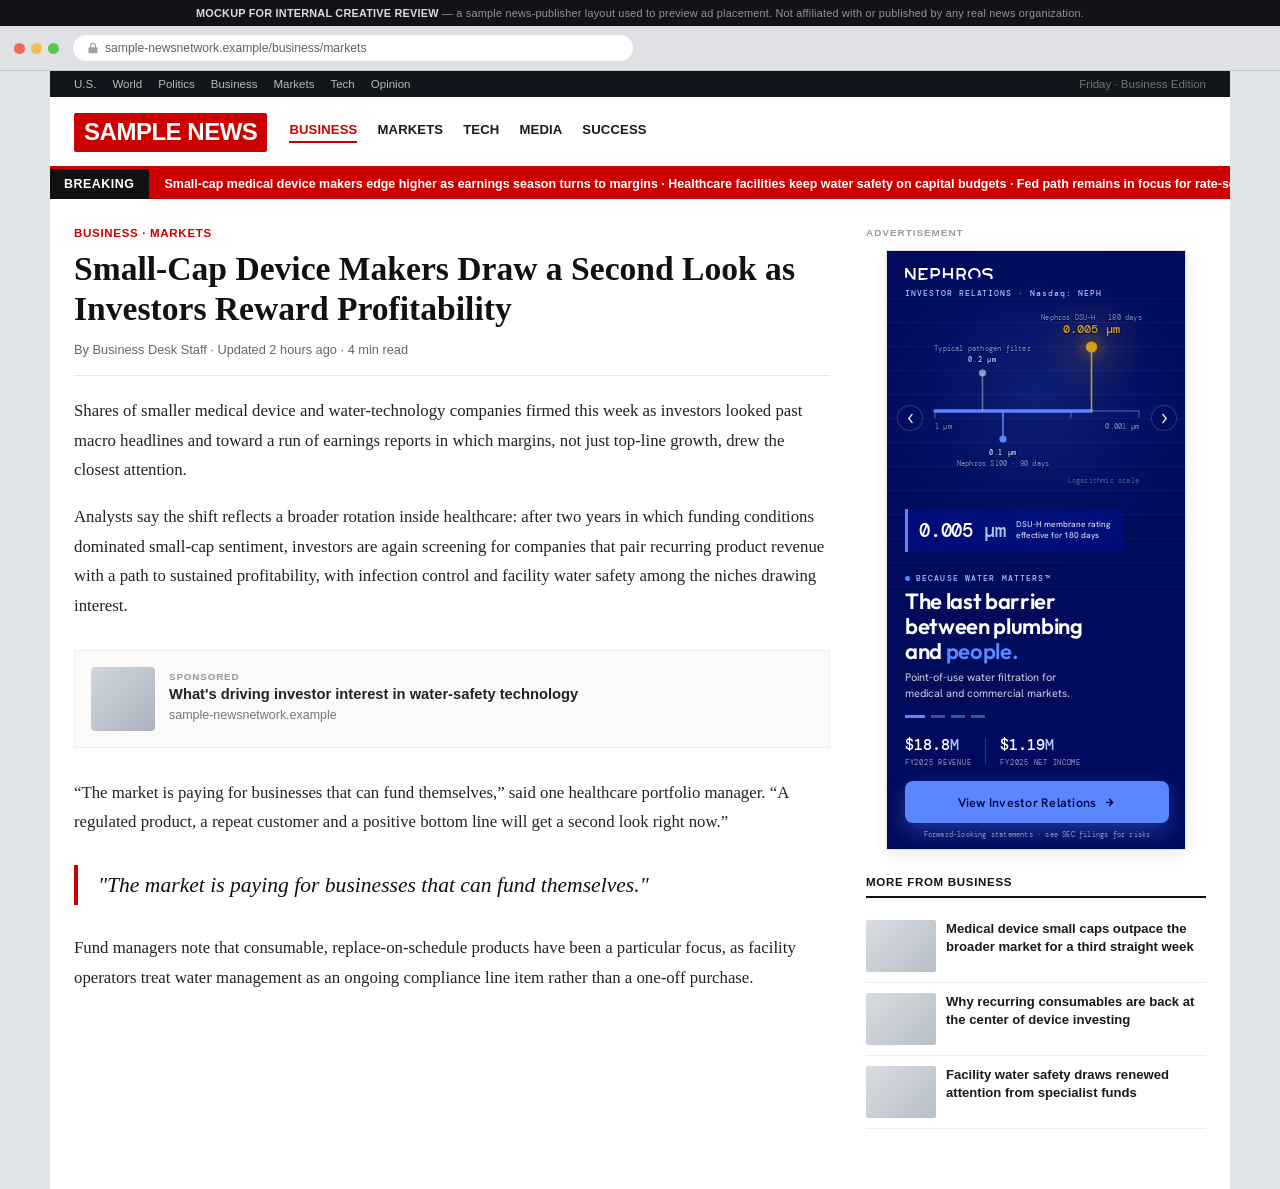
<file: context-preview/news.html>
<!DOCTYPE html>
<html lang="en">
<head>
<meta name="robots" content="noindex,nofollow">
<meta charset="UTF-8">
<meta name="viewport" content="width=device-width,initial-scale=1">
<title>In-Context Preview — Sample News Publisher Page</title>
<style>
  * { margin:0; padding:0; box-sizing:border-box; }
  html, body { background:#e2e5e8; font-family:Helvetica, Arial, sans-serif; }

  /* ---- disclaimer strip ---- */
  #disclaimer {
    background:#111318;
    color:rgba(255,255,255,0.55);
    font-size:0.68rem;
    letter-spacing:0.02em;
    text-align:center;
    padding:7px 12px;
  }
  #disclaimer strong { color:rgba(255,255,255,0.85); }

  /* ---- fake browser chrome ---- */
  #browser-chrome {
    background:#dfe1e5;
    border-bottom:1px solid #c3c6cb;
    padding:9px 14px;
    display:flex;
    align-items:center;
    gap:14px;
  }
  #traffic-lights { display:flex; gap:6px; flex:0 0 auto; }
  #traffic-lights span { width:11px; height:11px; border-radius:50%; display:inline-block; }
  #traffic-lights span:nth-child(1){ background:#ed6a5e; }
  #traffic-lights span:nth-child(2){ background:#f4bf4f; }
  #traffic-lights span:nth-child(3){ background:#61c454; }
  #url-bar {
    flex:1 1 auto;
    background:#fff;
    border-radius:14px;
    padding:6px 14px;
    font-size:0.76rem;
    color:#5f6368;
    display:flex;
    align-items:center;
    gap:6px;
    max-width:560px;
  }
  #url-bar svg { flex:0 0 auto; opacity:0.6; }

  /* ---- site wrapper ---- */
  #site { background:#fff; max-width:1180px; margin:0 auto; }

  /* utility nav */
  #utility-nav {
    background:#12151b;
    color:rgba(255,255,255,0.7);
    font-size:0.72rem;
    display:flex;
    align-items:center;
    justify-content:space-between;
    padding:7px 24px;
  }
  #utility-nav .links { display:flex; gap:16px; }
  #utility-nav .links span:hover { color:#fff; }
  #utility-nav .meta { color:rgba(255,255,255,0.4); }

  /* masthead */
  #masthead {
    display:flex;
    align-items:center;
    gap:22px;
    padding:16px 24px 14px;
    border-bottom:3px solid #cc0000;
  }
  #logo {
    background:#cc0000;
    color:#fff;
    font-weight:900;
    font-size:1.5rem;
    letter-spacing:-0.02em;
    padding:5px 10px 6px;
    border-radius:2px;
    font-family:Arial, Helvetica, sans-serif;
  }
  #masthead nav { display:flex; gap:20px; flex:1; }
  #masthead nav span {
    font-size:0.82rem;
    font-weight:700;
    color:#1a1a1a;
    text-transform:uppercase;
    letter-spacing:0.01em;
    cursor:default;
  }
  #masthead nav span.active { color:#cc0000; border-bottom:2px solid #cc0000; padding-bottom:4px; }

  /* breaking ticker */
  #ticker {
    background:#cc0000;
    color:#fff;
    display:flex;
    align-items:center;
    font-size:0.78rem;
    font-weight:600;
    overflow:hidden;
    white-space:nowrap;
  }
  #ticker .badge {
    background:#111;
    padding:8px 14px;
    font-weight:900;
    letter-spacing:0.04em;
    flex:0 0 auto;
  }
  #ticker .feed { padding:8px 16px; }

  /* content grid */
  #content {
    display:grid;
    grid-template-columns:1fr 340px;
    gap:36px;
    padding:28px 24px 60px;
  }

  article .eyebrow {
    color:#cc0000;
    font-size:0.72rem;
    font-weight:800;
    letter-spacing:0.06em;
    text-transform:uppercase;
    margin-bottom:10px;
  }
  article h1 {
    font-family:Georgia, 'Times New Roman', serif;
    font-size:2.1rem;
    line-height:1.18;
    color:#111;
    margin-bottom:14px;
  }
  article .byline {
    font-size:0.8rem;
    color:#666;
    margin-bottom:20px;
    padding-bottom:18px;
    border-bottom:1px solid #e5e5e5;
  }
  article p {
    font-family:Georgia, 'Times New Roman', serif;
    font-size:1.05rem;
    line-height:1.75;
    color:#232323;
    margin-bottom:18px;
  }
  article .pull-quote {
    font-family:Georgia, 'Times New Roman', serif;
    font-style:italic;
    font-size:1.35rem;
    line-height:1.5;
    color:#111;
    border-left:4px solid #cc0000;
    padding:4px 0 4px 20px;
    margin:28px 0;
  }
  .native-slot {
    margin:30px 0;
    border:1px solid #eee;
    background:#fafafa;
    padding:16px;
    display:flex;
    gap:14px;
    align-items:center;
  }
  .native-slot .swatch { width:64px; height:64px; border-radius:4px; background:linear-gradient(135deg,#cfd6dd,#aab3bd); flex:0 0 auto; }
  .native-slot .txt .tag { font-size:0.62rem; font-weight:800; letter-spacing:0.08em; color:#999; text-transform:uppercase; margin-bottom:4px; }
  .native-slot .txt h4 { font-size:0.92rem; color:#222; margin-bottom:3px; }
  .native-slot .txt p { font-size:0.78rem; color:#777; margin:0; font-family:Helvetica, Arial, sans-serif; }

  /* right rail */
  aside { display:flex; flex-direction:column; align-items:center; gap:10px; }
  aside .sponsor-label {
    align-self:flex-start;
    font-size:0.62rem;
    font-weight:800;
    letter-spacing:0.1em;
    text-transform:uppercase;
    color:#9a9a9a;
    margin-bottom:2px;
  }
  #ad-slot {
    width:300px;
    height:600px;
    border:1px solid #e2e2e2;
    box-shadow:0 4px 14px rgba(0,0,0,0.08);
    overflow:hidden;
    background:#000;
  }
  #ad-slot iframe { width:300px; height:600px; border:0; display:block; }

  .rail-more {
    align-self:stretch;
    margin-top:16px;
  }
  .rail-more .heading {
    font-size:0.72rem;
    font-weight:800;
    letter-spacing:0.06em;
    text-transform:uppercase;
    color:#111;
    border-bottom:2px solid #111;
    padding-bottom:8px;
    margin-bottom:12px;
  }
  .rail-item {
    display:flex;
    gap:10px;
    padding:10px 0;
    border-bottom:1px solid #eee;
  }
  .rail-item .thumb { width:70px; height:52px; border-radius:2px; background:linear-gradient(135deg,#d8dde2,#b7bec6); flex:0 0 auto; }
  .rail-item p { font-family:Helvetica, Arial, sans-serif; font-size:0.82rem; line-height:1.35; color:#1a1a1a; font-weight:600; }

  @media (max-width:900px) {
    #content { grid-template-columns:1fr; }
    aside { align-items:stretch; }
    #ad-slot { margin:0 auto; }
  }
</style>
</head>
<body>

<div id="disclaimer">
  <strong>MOCKUP FOR INTERNAL CREATIVE REVIEW</strong> — a sample news-publisher layout used to preview ad placement. Not affiliated with or published by any real news organization.
</div>

<div id="browser-chrome">
  <div id="traffic-lights"><span></span><span></span><span></span></div>
  <div id="url-bar">
    <svg width="12" height="12" viewBox="0 0 16 16"><path d="M8 1a4 4 0 00-4 4v2H3a1 1 0 00-1 1v6a1 1 0 001 1h10a1 1 0 001-1V8a1 1 0 00-1-1h-1V5a4 4 0 00-4-4zm-2.5 6V5a2.5 2.5 0 015 0v2h-5z" fill="currentColor"/></svg>
    sample-newsnetwork.example/business/markets
  </div>
</div>

<div id="site">
  <div id="utility-nav">
    <div class="links">
      <span>U.S.</span><span>World</span><span>Politics</span><span>Business</span><span>Markets</span><span>Tech</span><span>Opinion</span>
    </div>
    <div class="meta">Friday · Business Edition</div>
  </div>

  <div id="masthead">
    <div id="logo">SAMPLE&nbsp;NEWS</div>
    <nav>
      <span class="active">Business</span>
      <span>Markets</span>
      <span>Tech</span>
      <span>Media</span>
      <span>Success</span>
    </nav>
  </div>

  <div id="ticker">
    <span class="badge">BREAKING</span>
    <span class="feed">Small-cap medical device makers edge higher as earnings season turns to margins · Healthcare facilities keep water safety on capital budgets · Fed path remains in focus for rate-sensitive sectors</span>
  </div>

  <div id="content">
    <article>
      <div class="eyebrow">Business · Markets</div>
      <h1>Small-Cap Device Makers Draw a Second Look as Investors Reward Profitability</h1>
      <div class="byline">By Business Desk Staff · Updated 2 hours ago · 4 min read</div>

      <p>Shares of smaller medical device and water-technology companies firmed this week as investors looked past macro headlines and toward a run of earnings reports in which margins, not just top-line growth, drew the closest attention.</p>

      <p>Analysts say the shift reflects a broader rotation inside healthcare: after two years in which funding conditions dominated small-cap sentiment, investors are again screening for companies that pair recurring product revenue with a path to sustained profitability, with infection control and facility water safety among the niches drawing interest.</p>

      <div class="native-slot">
        <div class="swatch"></div>
        <div class="txt">
          <div class="tag">Sponsored</div>
          <h4>What&#x27;s driving investor interest in water-safety technology</h4>
          <p>sample-newsnetwork.example</p>
        </div>
      </div>

      <p>“The market is paying for businesses that can fund themselves,” said one healthcare portfolio manager. “A regulated product, a repeat customer and a positive bottom line will get a second look right now.”</p>

      <div class="pull-quote">"The market is paying for businesses that can fund themselves."</div>

      <p>Fund managers note that consumable, replace-on-schedule products have been a particular focus, as facility operators treat water management as an ongoing compliance line item rather than a one-off purchase.</p>
    </article>

    <aside>
      <div class="sponsor-label">Advertisement</div>
      <div id="ad-slot">
        <iframe id="ad-frame" title="Sample ad placement" scrolling="no"></iframe>
      </div>

      <div class="rail-more">
        <div class="heading">More From Business</div>
        <div class="rail-item"><div class="thumb"></div><p>Medical device small caps outpace the broader market for a third straight week</p></div>
        <div class="rail-item"><div class="thumb"></div><p>Why recurring consumables are back at the center of device investing</p></div>
        <div class="rail-item"><div class="thumb"></div><p>Facility water safety draws renewed attention from specialist funds</p></div>
      </div>
    </aside>
  </div>
</div>

<script>
  var CONCEPTS = {
    a: '../concept-a-photo/index.html',
    b: '../concept-b-editorial/index.html',
    c: '../concept-c-dashboard/index.html'
  }
  var params = new URLSearchParams(window.location.search)
  var concept = params.get('concept')
  if (!CONCEPTS[concept]) concept = 'a'
  document.getElementById('ad-frame').src = CONCEPTS[concept]
</script>

</body>
</html>
</file>
<file: concept-a-photo/style.css>
/* ── Brand tokens — the ONLY place colors are defined. Values are the
   Nephros IR site's own :root tokens (oklch, hue 264 = the real brand
   blue #000f9f): --dark is the site's --deep navy band, --navy its
   drenched --brand-deep rail, --accent the real periwinkle #5c86ff,
   --gold the real #d39f11. The rest derive (color-mix: Chrome 111+ /
   Safari 16.2+). ── */
:root {
  --dark:      oklch(0.230 0.1389 264);
  --dark-2:    color-mix(in srgb, var(--dark) 70%, black);
  --navy:      oklch(0.328 0.213 264);
  --accent:    oklch(0.651 0.185 266);
  --accent-d:  color-mix(in srgb, var(--accent) 82%, black);
  --accent-lt: oklch(0.820 0.090 266);  /* the site's bright accent for use ON dark surfaces */
  --gold:      oklch(0.732 0.147 84);
  --gold-d:    color-mix(in srgb, var(--gold) 85%, black);
  --white:     #ffffff;
  --paper-hi:  oklch(0.965 0.0168 264);  /* the site's --tint, for motif labels */
  --rule:      color-mix(in srgb, var(--accent-lt) 34%, transparent);
  --cta-ink:   var(--dark-2);  /* white fails contrast on the periwinkle fill (3.3:1); deep navy passes */
  --font-head: 'Outfit', 'Trebuchet MS', system-ui, sans-serif;
  --font:      'Hanken Grotesk', system-ui, sans-serif;
  --mono:      'DM Mono', ui-monospace, monospace;
  --ease:      cubic-bezier(0.22, 1, 0.36, 1);
}

* { margin:0; padding:0; box-sizing:border-box; }
html, body { width:300px; height:600px; overflow:hidden; background:var(--dark); }
body { font-family:var(--font); -webkit-font-smoothing:antialiased; }
a { text-decoration:none; color:inherit; }
button { border:0; background:none; font:inherit; color:inherit; cursor:pointer; -webkit-tap-highlight-color:transparent; }

/* ── Canvas ─────────────────────────────────────────────────────────
   Fixed 300x600 stage. A crossfading slide stack sits at the bottom of
   the z-order; persistent chrome (logo, nav, stats, CTA) is pinned on
   top of it and never rotates. */
#banner {
  position:relative;
  width:300px;
  height:600px;
  overflow:hidden;
  cursor:pointer;
  background:var(--dark);
}

/* ── Slide stack ────────────────────────────────────────────────── */
#slides { position:absolute; inset:0; z-index:1; }

.slide {
  position:absolute;
  inset:0;
  opacity:0;
  z-index:1;
  pointer-events:none;
  transition:opacity 0.9s ease;
}
.slide.active { opacity:1; z-index:2; pointer-events:auto; }

/* Motif background: the site's deep navy band with its ledger ruling
   and a periwinkle glow behind the drawing */
.slide-bg {
  position:absolute;
  inset:0;
  z-index:1;
  overflow:hidden;
  background:
    radial-gradient(circle 175px at 50% 145px, color-mix(in srgb, var(--accent) 16%, transparent) 0%, color-mix(in srgb, var(--accent) 4%, transparent) 60%, transparent 100%),
    radial-gradient(120% 34% at 50% 104%, color-mix(in srgb, var(--navy) 55%, transparent) 0%, transparent 100%),
    repeating-linear-gradient(180deg, transparent 0 23px, color-mix(in srgb, var(--accent-lt) 6%, transparent) 23px 24px),
    var(--dark);
  user-select:none;
}
.motif {
  position:absolute;
  top:0; left:0;
  width:300px; height:300px;
  overflow:visible;
}

/* One shape language across all four variants (the site's hero motif) */
.motif .axis { stroke:var(--rule); stroke-width:1.4; }
.motif .tick { stroke:var(--rule); stroke-width:1.3; }
.motif .span {
  stroke:var(--accent); stroke-width:3.4; stroke-linecap:round;
  stroke-dasharray:157; stroke-dashoffset:157;
}
.slide.active .motif .span { animation:draw 1.3s var(--ease) .25s forwards; }
@keyframes draw { to { stroke-dashoffset:0; } }
.motif .stem { stroke-width:1.5; fill:none; }
.motif .stem-mute { stroke:color-mix(in srgb, var(--paper-hi) 40%, transparent); }
.motif .stem-acc  { stroke:var(--accent); }
.motif .stem-key  { stroke:var(--gold); }
.motif .dot-mute { fill:color-mix(in srgb, var(--paper-hi) 55%, transparent); }
.motif .dot-acc  { fill:var(--accent); }
.motif .dot-key  { fill:var(--gold); }
.motif .ping { fill:none; stroke:var(--gold); stroke-width:1.2; animation:ping 2.6s ease-out infinite; }
.motif .ping-late { animation-delay:1.3s; }
@keyframes ping { 0% { r:5; opacity:.85; } 100% { r:17; opacity:0; } }

.motif .key {
  font-family:var(--mono); font-weight:500; font-size:12px; letter-spacing:.01em;
  fill:var(--gold);
}
.motif .lbl {
  font-family:var(--mono); font-weight:500; font-size:7px; letter-spacing:.1em;
  fill:color-mix(in srgb, var(--paper-hi) 82%, transparent);
}
.motif .lbl-hi { fill:var(--accent-lt); letter-spacing:.14em; }
.motif .lbl-sub {
  font-family:var(--mono); font-weight:400; font-size:6.6px; letter-spacing:.03em;
  fill:color-mix(in srgb, var(--paper-hi) 58%, transparent);
}
.motif .dim { fill:color-mix(in srgb, var(--paper-hi) 36%, transparent); }
/* navy halo keeps labels crisp where rules cross them */
.motif text { paint-order:stroke; stroke:color-mix(in srgb, var(--dark) 80%, transparent); stroke-width:2.2px; stroke-linejoin:round; }

/* Travelling particles */
.motif .pulse { fill:var(--accent-lt); offset-rotate:0deg; opacity:0; animation:travel 4.4s linear infinite; }
.motif .pulses .pulse:nth-child(2) { animation-delay:1.1s; }
.motif .pulses .pulse:nth-child(3) { animation-delay:2.2s; }
.motif .pulses .pulse:nth-child(4) { animation-delay:3.3s; }
@keyframes travel {
  0%   { offset-distance:0%;   opacity:0; }
  10%  { opacity:.95; }
  78%  { opacity:.95; }
  92%  { offset-distance:100%; opacity:0; }
  100% { offset-distance:100%; opacity:0; }
}
/* Slide 1: particles larger than the pore travel the span and stop at 0.005 µm */
.motif .pulses-held .pulse { fill:var(--paper-hi); animation-name:held; animation-duration:3.9s; animation-delay:.9s; }
.motif .pulses-held .pulse:nth-child(2) { animation-delay:2.2s; }
.motif .pulses-held .pulse:nth-child(3) { animation-delay:3.5s; }
@keyframes held {
  0%   { offset-distance:0%;  opacity:0; }
  8%   { opacity:.9; }
  62%  { offset-distance:97%; opacity:.9; }
  88%  { offset-distance:97%; opacity:0; }
  100% { offset-distance:97%; opacity:0; }
}

/* Slide 2: membrane wall cross-section */
.motif .feed { fill:color-mix(in srgb, var(--accent) 9%, transparent); stroke:color-mix(in srgb, var(--accent-lt) 16%, transparent); stroke-width:1; }
.motif .wall { fill:color-mix(in srgb, var(--accent) 26%, transparent); stroke:var(--accent); stroke-width:1.4; }
.motif .pores circle { fill:var(--paper-hi); opacity:.85; }
.motif .held circle { fill:var(--paper-hi); opacity:.9; animation:arrive 4.4s var(--ease) infinite; }
.motif .held circle:nth-child(2) { animation-delay:.12s; }
.motif .held circle:nth-child(3) { animation-delay:.24s; }
.motif .held circle:nth-child(4) { animation-delay:.36s; }
@keyframes arrive {
  0%   { transform:translateX(-58px); opacity:0; }
  30%  { transform:translateX(0); opacity:.9; }
  84%  { transform:translateX(0); opacity:.9; }
  100% { transform:translateX(0); opacity:0; }
}
.motif .flow line { stroke:var(--accent); stroke-width:1.2; stroke-linecap:round; opacity:.55; }
.motif .pulses-pass .pulse { fill:var(--accent-lt); animation-duration:2.6s; }
.motif .pulses-pass .pulse:nth-child(2) { animation-delay:.9s; }
.motif .pulses-pass .pulse:nth-child(3) { animation-delay:1.7s; }

/* Slide 3: hollow-fiber bundle feeding two markets */
.motif .branch { fill:none; stroke:var(--accent); stroke-width:1.3; stroke-linecap:round; opacity:.6; }
.motif .housing { fill:color-mix(in srgb, var(--dark) 70%, transparent); stroke:var(--accent); stroke-width:1.5; }
.motif .fibers circle { fill:none; stroke:var(--accent-lt); stroke-width:1.3; }
.motif .fibers { transform-box:view-box; transform-origin:150px 132px; animation:spin 40s linear infinite; }
@keyframes spin { to { transform:rotate(360deg); } }
.motif .node { fill:var(--gold); }

/* Slide 4: nine-year revenue record */
.motif .grid { stroke:color-mix(in srgb, var(--accent-lt) 10%, transparent); stroke-width:1; stroke-dasharray:2 4; }
.motif .line {
  fill:none; stroke:var(--accent); stroke-width:2; stroke-linejoin:round; stroke-linecap:round;
  stroke-dasharray:100; stroke-dashoffset:100;
}
.slide.active .motif .line { animation:draw 1.6s var(--ease) .2s forwards; }
.motif .area { opacity:0; }
.slide.active .motif .area { animation:fade-in 1s ease 1s forwards; }
@keyframes fade-in { to { opacity:1; } }
.motif .pts circle { fill:var(--accent-lt); }
.motif .pt-gold { fill:var(--gold); }
.motif .drift-chart { transform-origin:150px 206px; }

/* Ambient motion: slow breathing scale + drift on the motif */
.motif .drift {
  transform-box:view-box;
  transform-origin:150px 150px;
  animation:drift 8s ease-in-out infinite alternate;
}
@keyframes drift {
  from { transform:scale(1) translate(0, 0); }
  to   { transform:scale(1.035) translate(0, -2px); }
}

/* Inactive slides stop animating (saves CPU while hidden) */
.slide:not(.active) .motif *,
.slide:not(.active) .motif .drift { animation-play-state:paused; }

.slide-scrim-top, .slide-scrim-bottom {
  position:absolute;
  left:0; right:0;
  z-index:2;
  pointer-events:none;
}
.slide-scrim-top {
  top:0; height:58px;
  background:linear-gradient(180deg, color-mix(in srgb, var(--dark) 90%, transparent) 0%, color-mix(in srgb, var(--dark) 50%, transparent) 60%, color-mix(in srgb, var(--dark) 0%, transparent) 100%);
}
.slide-scrim-bottom {
  bottom:0; height:340px;
  background:linear-gradient(0deg, var(--dark) 0%, color-mix(in srgb, var(--dark) 94%, transparent) 50%, color-mix(in srgb, var(--dark) 0%, transparent) 100%);
}

.slide-copy {
  position:absolute;
  inset:0;
  z-index:3;
  transform:translateY(12px);
  transition:transform 0.9s var(--ease);
}
.slide.active .slide-copy { transform:translateY(0); }

/* Floating stat chip (per slide) */
.mid-chip {
  position:absolute;
  top:258px; left:18px;
  display:flex;
  align-items:center;
  gap:10px;
  padding:9px 13px 9px 11px;
  background:color-mix(in srgb, var(--navy) 42%, transparent);
  border-left:3px solid var(--accent);
  border-radius:0 3px 3px 0;
  backdrop-filter:blur(3px);
  -webkit-backdrop-filter:blur(3px);
}
.chip-num {
  font-family:var(--mono);
  font-weight:500;
  font-size:19px;
  letter-spacing:-0.01em;
  color:var(--white);
  white-space:nowrap;
}
.chip-num em { font-style:normal; color:var(--accent-lt); }
.chip-label {
  font-family:var(--font);
  font-size:8.4px;
  line-height:1.25;
  font-weight:500;
  color:rgba(255,255,255,0.82);
}

/* Rotating headline block, pinned above the fixed bottom bar */
.copy-bottom {
  position:absolute;
  left:0; right:0;
  bottom:150px;
  padding:0 18px;
}
.kicker {
  font-family:var(--mono);
  font-weight:500;
  font-size:8px;
  letter-spacing:0.14em;
  text-transform:uppercase;
  color:var(--accent-lt);
  margin-bottom:6px;
  display:flex;
  align-items:center;
  gap:6px;
}
.kicker::before { content:''; width:5px; height:5px; border-radius:50%; background:var(--accent); flex:none; }
.copy-bottom h1 {
  font-family:var(--font-head);
  font-weight:600;
  font-size:22px;
  line-height:1.12;
  letter-spacing:-0.015em;
  color:var(--white);
}
.copy-bottom h1 em { font-style:normal; color:var(--accent); }
.copy-bottom p {
  margin-top:7px;
  font-size:11px;
  line-height:1.4;
  color:rgba(255,255,255,0.8);
  max-width:264px;
}

/* ── Persistent chrome (never rotates) ─────────────────────────── */
#top-bar {
  position:absolute;
  top:0; left:0; right:0;
  z-index:5;
  display:flex;
  flex-direction:column;
  gap:8px;
  padding:17px 18px 0;
}
#logo { display:flex; align-items:center; gap:7px; color:var(--white); }
#logo .mark { width:88px; height:12px; flex:none; display:block; }  /* the real Nephros wordmark, 207x28 */
#eyebrow {
  font-family:var(--mono);
  font-weight:500;
  font-size:8px;
  letter-spacing:0.12em;
  color:var(--accent-lt);
}

.nav-arrow {
  position:absolute;
  top:154px;
  width:26px; height:26px;
  z-index:5;
  display:flex;
  align-items:center;
  justify-content:center;
  background:color-mix(in srgb, var(--dark) 45%, transparent);
  border:1px solid rgba(255,255,255,0.18);
  border-radius:50%;
  color:rgba(255,255,255,0.9);
  backdrop-filter:blur(2px);
  -webkit-backdrop-filter:blur(2px);
  transition:background .2s ease, transform .15s ease;
}
.nav-arrow svg { width:13px; height:13px; }
.nav-arrow:active { transform:scale(0.9); background:color-mix(in srgb, var(--accent) 55%, transparent); }
#arrow-prev { left:10px; }
#arrow-next { right:10px; }

#bottom-fixed {
  position:absolute;
  left:0; right:0; bottom:0;
  z-index:5;
  padding:0 18px 12px;
}

#dots {
  display:flex;
  gap:6px;
  margin-bottom:11px;
}
.dot {
  width:14px; height:3px;
  border-radius:2px;
  background:rgba(255,255,255,0.28);
  transition:background .3s ease, width .3s ease;
  padding:6px 0;
  background-clip:content-box;
  box-sizing:content-box;
}
.dot.active { background-color:var(--accent); width:20px; }  /* background-color, not the shorthand: the shorthand resets background-clip and paints the whole 15px hit area as a square */

#stat-row {
  display:flex;
  align-items:center;
  gap:14px;
}
.stat { display:flex; flex-direction:column; gap:3px; }
.stat-num {
  font-family:var(--mono);
  font-weight:500;
  font-size:15px;
  color:var(--white);
}
.stat-num em { font-style:normal; color:var(--accent-lt); }
.stat-label {
  font-family:var(--mono);
  font-size:7.4px;
  font-weight:400;
  letter-spacing:0.1em;
  text-transform:uppercase;
  color:rgba(255,255,255,0.58);
}
.stat-div { width:1px; height:26px; background:rgba(255,255,255,0.18); }

#cta {
  margin-top:14px;
  display:flex;
  align-items:center;
  justify-content:center;
  gap:7px;
  width:100%;
  height:42px;
  background:var(--accent);
  border-radius:8px;
  color:var(--cta-ink);
  font-family:var(--font);
  font-weight:600;
  font-size:12.5px;
  letter-spacing:0.02em;
  box-shadow:0 8px 20px color-mix(in srgb, var(--accent) 35%, transparent);
  animation:cta-pulse 1.8s ease-in-out 2.6s 6;
}
#cta-arrow { width:13px; height:13px; }

/* Required disclosure line under the CTA */
#disclosure {
  margin-top:8px;
  font-family:var(--mono);
  font-size:6.6px;
  letter-spacing:0.03em;
  line-height:1.2;
  text-align:center;
  color:rgba(255,255,255,0.55);
}
@keyframes cta-pulse {
  0%, 100% { box-shadow:0 8px 20px color-mix(in srgb, var(--accent) 35%, transparent); }
  50%      { box-shadow:0 8px 26px color-mix(in srgb, var(--accent) 65%, transparent), 0 0 0 5px color-mix(in srgb, var(--accent) 12%, transparent); }
}

/* ── Entrance sequence (initial load only) ─────────────────────── */
.reveal {
  opacity:0;
  transform:translateY(14px);
  transition:opacity .7s var(--ease), transform .7s var(--ease);
}
#banner.is-live .reveal { opacity:1; transform:none; }
#top-bar[data-delay="0"] { transition-delay:.05s; }
#bottom-fixed[data-delay="4"] { transition-delay:.55s; }

#click-tag-wrapper { position:absolute; width:0; height:0; overflow:hidden; }

@media (prefers-reduced-motion: reduce) {
  .motif *, .motif .drift { animation:none !important; }
  .motif .span, .motif .line { stroke-dashoffset:0; }
  .motif .area { opacity:1; }
  .motif .pulse { opacity:0; }
  #cta { animation:none; }
  .reveal { transition-duration:.01s; transition-delay:0s !important; }
  .slide, .slide-copy { transition-duration:.2s; }
}
</file>
<file: concept-b-editorial/style.css>
/* ── Brand tokens — the ONLY place colors are defined. Values are the
   Nephros IR site's own :root tokens, verbatim (oklch, hue 264 = the
   real brand blue #000f9f). The site's rule is kept: --accent
   (periwinkle #5c86ff) is for FILLS, --accent-ink is for TEXT. ── */
:root {
  --accent:       oklch(0.651 0.185 266);
  --ink:          oklch(0.22 0.045 264);
  --gold:         oklch(0.732 0.147 84);
  --gold-ink:     oklch(0.520 0.107 84);
  --brand-deep:   oklch(0.328 0.213 264);
  --accent-lt:    oklch(0.820 0.090 266);
  --accent-ink:   oklch(0.460 0.200 264);
  --accent-ink-d: oklch(0.400 0.185 264);
  --accent-lo:    oklch(0.651 0.185 266 / 0.14);
  --deep:         oklch(0.230 0.1389 264);
  --paper:        oklch(0.993 0.0036 264);
  --tint:         oklch(0.965 0.0168 264);
  --tint-2:       oklch(0.91 0.035 264);
  --card:         oklch(0.999 0.003 264);
  --text-mid:     oklch(0.53 0.026 264);
  --line:         oklch(0.30 0.01 264 / 0.13);
  --serif: 'Outfit', 'Trebuchet MS', sans-serif;   /* the site's display slot: geometric, per the real wordmark */
  --sans:  'Hanken Grotesk', system-ui, sans-serif;
  --mono:  'DM Mono', ui-monospace, monospace;
  --ease:  cubic-bezier(0.22, 1, 0.36, 1);
}

* { margin:0; padding:0; box-sizing:border-box; }
html, body { width:300px; height:600px; overflow:hidden; background:var(--paper); }
body { font-family:var(--sans); color:var(--ink); -webkit-font-smoothing:antialiased; }
a { text-decoration:none; color:inherit; }
button { border:0; background:none; font:inherit; color:inherit; cursor:pointer; -webkit-tap-highlight-color:transparent; }

#banner {
  position:relative;
  width:300px;
  height:600px;
  overflow:hidden;
  cursor:pointer;
  background:
    repeating-linear-gradient(180deg, transparent 0 23px, oklch(0.91 0.035 264 / 0.45) 23px 24px),
    linear-gradient(180deg, var(--paper), var(--tint));
}

#top-rule {
  position:absolute;
  top:0; left:0; right:0;
  height:3px;
  z-index:6;
  background:linear-gradient(90deg, var(--brand-deep), var(--accent) 70%, var(--gold));
}

/* ── Persistent top chrome ──────────────────────────────────────── */
#top-bar {
  position:absolute;
  top:3px; left:0; right:0;
  z-index:5;
  background:var(--paper);
  border-bottom:1px solid var(--line);
  padding:14px 18px 10px;
  display:flex;
  flex-direction:column;
  gap:6px;
}
#logo { display:flex; align-items:center; gap:7px; color:var(--brand-deep); }
.mark { width:88px; height:12px; flex:none; display:block; }  /* the real Nephros wordmark, 207x28, in the brand blue */
#wordmark {
  font-family:var(--sans);
  font-weight:800;
  font-size:13px;
  letter-spacing:0.01em;
  color:var(--ink);
}
#masthead {
  font-family:var(--mono);
  font-size:7.6px;
  font-weight:500;
  letter-spacing:0.1em;
  color:var(--text-mid);
}

/* ── Slide stack ────────────────────────────────────────────────── */
#slides { position:absolute; top:61px; left:0; right:0; bottom:115px; z-index:1; overflow:hidden; }

.slide {
  position:absolute; inset:0;
  opacity:0;
  z-index:1;
  pointer-events:none;
  transition:opacity 0.8s ease;
}
.slide.active { opacity:1; z-index:2; pointer-events:auto; }

.slide-copy {
  padding:16px 18px 0;
  transform:translateY(10px);
  transition:transform 0.8s var(--ease);
}
.slide.active .slide-copy { transform:translateY(0); }

.eyebrow {
  font-family:var(--mono);
  font-size:9.5px;
  font-weight:500;
  letter-spacing:0.13em;
  text-transform:uppercase;
  color:var(--accent-ink);
  display:flex;
  align-items:center;
  gap:7px;
  margin-bottom:9px;
}
.eyebrow::before {
  content:'';
  width:6px; height:6px;
  border-radius:50%;
  background:var(--accent);
  flex:none;
}

.slide-copy h1 {
  font-family:var(--serif);
  font-weight:500;
  font-size:22px;
  line-height:1.12;
  letter-spacing:-0.015em;
  color:var(--ink);
}
.slide-copy h1 em { font-style:normal; color:var(--accent-ink); }

.lead {
  margin-top:8px;
  font-family:var(--sans);
  font-size:10.8px;
  line-height:1.44;
  color:var(--text-mid);
}

/* ── "Figure" schematic card, matching the site's plate component ─ */
.fig-card {
  margin-top:13px;
  border:1px solid var(--line);
  border-radius:2px;
  background:var(--card);
  overflow:hidden;
}
.fig-bar {
  display:flex;
  justify-content:space-between;
  align-items:center;
  gap:8px;
  padding:6px 10px;
  background:var(--deep);
  color:#fff;
  font-family:var(--mono);
  font-size:6.6px;
  font-weight:500;
  letter-spacing:0.12em;
  text-transform:uppercase;
}
.fig-bar span:first-child { color:var(--gold); }
.fig-bar span:last-child { color:var(--accent-lt); }
.fig-body { padding:10px 11px 6px; }
.fig-body svg { width:100%; height:auto; display:block; }

/* figure line-art: one line weight, the site's hero-motif language */
.fig-axis { stroke:var(--brand-deep); stroke-width:1.2; opacity:.26; }
.fig-tick { stroke:var(--brand-deep); stroke-width:1.1; opacity:.34; }
.fig-span { stroke:var(--accent-ink); stroke-width:3.4; stroke-linecap:round; }
.fig-stem { stroke-width:1.3; }
.fig-stem.mute, .fig-pt.mute { stroke:var(--text-mid); fill:var(--text-mid); }
.fig-stem.acc { stroke:var(--accent); }
.fig-pt.acc { fill:var(--accent); }
.fig-stem.key { stroke:var(--accent-ink); }
.fig-pt.key { fill:var(--gold); stroke:var(--accent-ink); stroke-width:1.2; }
.fig-lab { font-family:var(--mono); font-size:8px; font-weight:500; fill:var(--ink); }
.fig-lab.strong { fill:var(--accent-ink); letter-spacing:.02em; }
.fig-key { font-family:var(--mono); font-size:10px; font-weight:500; fill:var(--accent-ink); }
.fig-sub { font-family:var(--mono); font-size:6.6px; fill:var(--text-mid); letter-spacing:.02em; }

.fig-feed { fill:var(--tint); stroke:var(--line); stroke-width:1; }
.fig-wall { fill:var(--tint-2); stroke:var(--accent-ink); stroke-width:1.3; }
.fig-pore circle { fill:var(--card); }
.fig-held circle { fill:var(--brand-deep); }
.fig-held circle.far { fill:var(--accent); opacity:.45; }
.fig-pass circle { fill:var(--accent); }
.fig-flow { fill:none; stroke:var(--accent); stroke-width:1.3; stroke-linecap:round; opacity:.7; }

.fig-step rect { fill:var(--tint); stroke:var(--line); stroke-width:1; }
.fig-step.accent rect { fill:var(--accent-lo); stroke:var(--accent-ink); }
.fig-step.gold rect { fill:var(--tint); stroke:var(--gold); }
.fig-step text {
  font-family:var(--mono);
  font-size:8px;
  font-weight:500;
  letter-spacing:0.02em;
  fill:var(--ink);
}
.fig-step text.sub { font-size:6.4px; font-weight:400; fill:var(--text-mid); letter-spacing:.01em; }
.fig-arrow { fill:none; stroke:var(--text-mid); stroke-width:1.3; stroke-linecap:round; stroke-linejoin:round; }

.fig-base { stroke:var(--line); stroke-width:1; }
.fig-bar-prior rect { fill:var(--tint-2); }
.fig-bar-now { fill:var(--accent-ink); }
.fig-bar-label { font-family:var(--mono); font-size:7.6px; font-weight:500; fill:var(--text-mid); }
.fig-bar-label.strong { fill:var(--accent-ink); font-size:9px; }
.fig-bar-year text { font-family:var(--mono); font-size:6.8px; fill:var(--text-mid); letter-spacing:0.02em; }
.fig-bar-year text.now { fill:var(--accent-ink); font-weight:500; }

/* key-fact row, matching the site's .kf definition-list pattern */
.kf {
  margin-top:12px;
  padding-top:10px;
  border-top:1px solid var(--line);
  display:flex;
  justify-content:space-between;
  align-items:baseline;
}
.kf dt {
  font-family:var(--mono);
  font-size:7.8px;
  font-weight:500;
  letter-spacing:0.1em;
  text-transform:uppercase;
  color:var(--text-mid);
}
.kf dd {
  display:flex;
  flex-direction:column;
  align-items:flex-end;
  gap:2px;
  font-family:var(--mono);
  font-size:13px;
  font-weight:500;
  color:var(--ink);
  text-align:right;
}
.kf dd em {
  font-style:normal;
  font-weight:400;
  font-size:7.6px;
  letter-spacing:0.03em;
  color:var(--accent-ink);
}

/* ── Nav arrows ─────────────────────────────────────────────────── */
.nav-arrow {
  position:absolute;
  top:316px;
  z-index:5;
  width:24px; height:24px;
  display:flex;
  align-items:center;
  justify-content:center;
  background:var(--card);
  border:1px solid var(--line);
  border-radius:50%;
  color:var(--ink);
  box-shadow:0 2px 8px color-mix(in oklch, var(--ink) 12%, transparent);
  transition:transform 0.15s ease, background 0.2s ease;
}
.nav-arrow svg { width:12px; height:12px; }
.nav-arrow:active { transform:scale(0.9); background:var(--tint); }
#arrow-prev { left:6px; }
#arrow-next { right:6px; }

/* ── Persistent dark band: dots + CTA ───────────────────────────── */
#dots {
  position:absolute;
  left:0; right:0; bottom:81px;
  z-index:5;
  background:var(--deep);
  display:flex;
  gap:6px;
  padding:11px 18px 8px;
}
.dot {
  width:13px; height:3px;
  border-radius:2px;
  background:oklch(1 0 0 / 0.28);
  padding:6px 0;
  background-clip:content-box;
  box-sizing:content-box;
  transition:background 0.3s ease, width 0.3s ease;
}
.dot.active { background-color:var(--accent); width:19px; }  /* background-color, not the shorthand: the shorthand resets background-clip and paints the whole hit area as a square */

#bottom-fixed {
  position:absolute;
  left:0; right:0; bottom:0;
  z-index:5;
  background:var(--deep);
  padding:2px 18px 10px;
}
#bf-line {
  font-family:var(--mono);
  font-size:7.4px;
  font-weight:500;
  letter-spacing:0.11em;
  color:color-mix(in oklch, var(--accent-lt) 75%, transparent);
  margin-bottom:9px;
}
#cta {
  display:flex;
  align-items:center;
  justify-content:center;
  gap:7px;
  width:100%;
  height:42px;
  background:var(--accent);
  border-radius:8px;
  color:var(--deep);
  font-family:var(--sans);
  font-weight:600;
  font-size:12.5px;
  letter-spacing:0.02em;
  box-shadow:0 8px 20px color-mix(in oklch, var(--accent) 30%, transparent);
  animation:cta-pulse 1.8s ease-in-out 2.6s 6;
}
#cta-arrow { width:13px; height:13px; }

/* Required disclosure line under the CTA */
#fls {
  margin-top:7px;
  font-family:var(--mono);
  font-size:6.4px;
  letter-spacing:0.03em;
  text-align:center;
  color:color-mix(in oklch, var(--accent-lt) 60%, transparent);
}
@keyframes cta-pulse {
  0%, 100% { box-shadow:0 8px 20px color-mix(in oklch, var(--accent) 30%, transparent); }
  50%      { box-shadow:0 8px 26px color-mix(in oklch, var(--accent) 55%, transparent), 0 0 0 5px color-mix(in oklch, var(--accent) 16%, transparent); }
}

/* ── Entrance sequence (initial load only) ─────────────────────── */
.reveal { opacity:0; transform:translateY(12px); transition:opacity .7s var(--ease), transform .7s var(--ease); }
#banner.is-live .reveal { opacity:1; transform:none; }
#top-bar[data-delay="0"] { transition-delay:.05s; }
#dots.reveal { transition-delay:.5s; }
#bottom-fixed[data-delay="1"] { transition-delay:.6s; }

#click-tag-wrapper { position:absolute; width:0; height:0; overflow:hidden; }

@media (prefers-reduced-motion: reduce) {
  #cta { animation:none; }
  .reveal { transition-duration:.01s; transition-delay:0s !important; }
  .slide, .slide-copy { transition-duration:.2s; }
}
</file>
<file: concept-c-dashboard/style.css>
/* ── Brand tokens — the ONLY place colors are defined. Values are the
   Nephros IR site's own :root tokens (oklch, hue 264 = the real brand
   blue #000f9f): --dark is the site's --deep navy band, --navy its
   drenched --brand-deep rail, --accent the real periwinkle #5c86ff,
   --gold the real #d39f11. The rest derive (color-mix: Chrome 111+ /
   Safari 16.2+). ── */
:root {
  --dark:      oklch(0.230 0.1389 264);
  --dark-2:    color-mix(in srgb, var(--dark) 70%, black);
  --navy:      oklch(0.328 0.213 264);
  --accent:    oklch(0.651 0.185 266);
  --accent-d:  color-mix(in srgb, var(--accent) 82%, black);
  --accent-lt: oklch(0.820 0.090 266);  /* the site's bright accent for use ON dark surfaces */
  --gold:      oklch(0.732 0.147 84);
  --gold-d:    color-mix(in srgb, var(--gold) 85%, black);
  --white:     #ffffff;
  --paper-hi:  oklch(0.965 0.0168 264);  /* the site's --tint, for motif labels */
  --rule:      color-mix(in srgb, var(--accent-lt) 34%, transparent);
  --cta-ink:   var(--dark-2);  /* white fails contrast on the periwinkle fill (3.3:1); deep navy passes */
  --font-head: 'Outfit', 'Trebuchet MS', system-ui, sans-serif;
  --font:      'Hanken Grotesk', system-ui, sans-serif;
  --mono:      'DM Mono', ui-monospace, monospace;
  --ease:      cubic-bezier(0.22, 1, 0.36, 1);
}

* { margin:0; padding:0; box-sizing:border-box; }
html, body { width:300px; height:600px; overflow:hidden; background:var(--dark); }
body { font-family:var(--font); -webkit-font-smoothing:antialiased; }
a { text-decoration:none; color:inherit; }
button { border:0; background:none; font:inherit; color:inherit; cursor:pointer; -webkit-tap-highlight-color:transparent; }

/* ── Canvas ─────────────────────────────────────────────────────────
   Fixed 300x600 stage. A crossfading slide stack sits at the bottom of
   the z-order; persistent chrome (logo, nav, stats, CTA) is pinned on
   top of it and never rotates. */
#banner {
  position:relative;
  width:300px;
  height:600px;
  overflow:hidden;
  cursor:pointer;
  background:var(--dark);
}

/* ── Slide stack ────────────────────────────────────────────────── */
#slides { position:absolute; inset:0; z-index:1; }

.slide {
  position:absolute;
  inset:0;
  opacity:0;
  z-index:1;
  pointer-events:none;
  transition:opacity 0.9s ease;
}
.slide.active { opacity:1; z-index:2; pointer-events:auto; }

/* Motif background: the site's deep navy band with its ledger ruling
   and a periwinkle glow behind the drawing */
.slide-bg {
  position:absolute;
  inset:0;
  z-index:1;
  overflow:hidden;
  background:
    radial-gradient(circle 175px at 50% 145px, color-mix(in srgb, var(--accent) 16%, transparent) 0%, color-mix(in srgb, var(--accent) 4%, transparent) 60%, transparent 100%),
    radial-gradient(120% 34% at 50% 104%, color-mix(in srgb, var(--navy) 55%, transparent) 0%, transparent 100%),
    repeating-linear-gradient(180deg, transparent 0 23px, color-mix(in srgb, var(--accent-lt) 6%, transparent) 23px 24px),
    var(--dark);
  user-select:none;
}
.motif {
  position:absolute;
  top:0; left:0;
  width:300px; height:300px;
  overflow:visible;
}

/* One shape language across all four variants (the site's hero motif) */
.motif .axis { stroke:var(--rule); stroke-width:1.4; }
.motif .tick { stroke:var(--rule); stroke-width:1.3; }
.motif .span {
  stroke:var(--accent); stroke-width:3.4; stroke-linecap:round;
  stroke-dasharray:157; stroke-dashoffset:157;
}
.slide.active .motif .span { animation:draw 1.3s var(--ease) .25s forwards; }
@keyframes draw { to { stroke-dashoffset:0; } }
.motif .stem { stroke-width:1.5; fill:none; }
.motif .stem-mute { stroke:color-mix(in srgb, var(--paper-hi) 40%, transparent); }
.motif .stem-acc  { stroke:var(--accent); }
.motif .stem-key  { stroke:var(--gold); }
.motif .dot-mute { fill:color-mix(in srgb, var(--paper-hi) 55%, transparent); }
.motif .dot-acc  { fill:var(--accent); }
.motif .dot-key  { fill:var(--gold); }
.motif .ping { fill:none; stroke:var(--gold); stroke-width:1.2; animation:ping 2.6s ease-out infinite; }
.motif .ping-late { animation-delay:1.3s; }
@keyframes ping { 0% { r:5; opacity:.85; } 100% { r:17; opacity:0; } }

.motif .key {
  font-family:var(--mono); font-weight:500; font-size:12px; letter-spacing:.01em;
  fill:var(--gold);
}
.motif .lbl {
  font-family:var(--mono); font-weight:500; font-size:7px; letter-spacing:.1em;
  fill:color-mix(in srgb, var(--paper-hi) 82%, transparent);
}
.motif .lbl-hi { fill:var(--accent-lt); letter-spacing:.14em; }
.motif .lbl-sub {
  font-family:var(--mono); font-weight:400; font-size:6.6px; letter-spacing:.03em;
  fill:color-mix(in srgb, var(--paper-hi) 58%, transparent);
}
.motif .dim { fill:color-mix(in srgb, var(--paper-hi) 36%, transparent); }
/* navy halo keeps labels crisp where rules cross them */
.motif text { paint-order:stroke; stroke:color-mix(in srgb, var(--dark) 80%, transparent); stroke-width:2.2px; stroke-linejoin:round; }

/* Travelling particles */
.motif .pulse { fill:var(--accent-lt); offset-rotate:0deg; opacity:0; animation:travel 4.4s linear infinite; }
.motif .pulses .pulse:nth-child(2) { animation-delay:1.1s; }
.motif .pulses .pulse:nth-child(3) { animation-delay:2.2s; }
.motif .pulses .pulse:nth-child(4) { animation-delay:3.3s; }
@keyframes travel {
  0%   { offset-distance:0%;   opacity:0; }
  10%  { opacity:.95; }
  78%  { opacity:.95; }
  92%  { offset-distance:100%; opacity:0; }
  100% { offset-distance:100%; opacity:0; }
}
/* Slide 1: particles larger than the pore travel the span and stop at 0.005 µm */
.motif .pulses-held .pulse { fill:var(--paper-hi); animation-name:held; animation-duration:3.9s; animation-delay:.9s; }
.motif .pulses-held .pulse:nth-child(2) { animation-delay:2.2s; }
.motif .pulses-held .pulse:nth-child(3) { animation-delay:3.5s; }
@keyframes held {
  0%   { offset-distance:0%;  opacity:0; }
  8%   { opacity:.9; }
  62%  { offset-distance:97%; opacity:.9; }
  88%  { offset-distance:97%; opacity:0; }
  100% { offset-distance:97%; opacity:0; }
}

/* Slide 2: membrane wall cross-section */
.motif .feed { fill:color-mix(in srgb, var(--accent) 9%, transparent); stroke:color-mix(in srgb, var(--accent-lt) 16%, transparent); stroke-width:1; }
.motif .wall { fill:color-mix(in srgb, var(--accent) 26%, transparent); stroke:var(--accent); stroke-width:1.4; }
.motif .pores circle { fill:var(--paper-hi); opacity:.85; }
.motif .held circle { fill:var(--paper-hi); opacity:.9; animation:arrive 4.4s var(--ease) infinite; }
.motif .held circle:nth-child(2) { animation-delay:.12s; }
.motif .held circle:nth-child(3) { animation-delay:.24s; }
.motif .held circle:nth-child(4) { animation-delay:.36s; }
@keyframes arrive {
  0%   { transform:translateX(-58px); opacity:0; }
  30%  { transform:translateX(0); opacity:.9; }
  84%  { transform:translateX(0); opacity:.9; }
  100% { transform:translateX(0); opacity:0; }
}
.motif .flow line { stroke:var(--accent); stroke-width:1.2; stroke-linecap:round; opacity:.55; }
.motif .pulses-pass .pulse { fill:var(--accent-lt); animation-duration:2.6s; }
.motif .pulses-pass .pulse:nth-child(2) { animation-delay:.9s; }
.motif .pulses-pass .pulse:nth-child(3) { animation-delay:1.7s; }

/* Slide 3: hollow-fiber bundle feeding two markets */
.motif .branch { fill:none; stroke:var(--accent); stroke-width:1.3; stroke-linecap:round; opacity:.6; }
.motif .housing { fill:color-mix(in srgb, var(--dark) 70%, transparent); stroke:var(--accent); stroke-width:1.5; }
.motif .fibers circle { fill:none; stroke:var(--accent-lt); stroke-width:1.3; }
.motif .fibers { transform-box:view-box; transform-origin:150px 132px; animation:spin 40s linear infinite; }
@keyframes spin { to { transform:rotate(360deg); } }
.motif .node { fill:var(--gold); }

/* Slide 4: nine-year revenue record */
.motif .grid { stroke:color-mix(in srgb, var(--accent-lt) 10%, transparent); stroke-width:1; stroke-dasharray:2 4; }
.motif .line {
  fill:none; stroke:var(--accent); stroke-width:2; stroke-linejoin:round; stroke-linecap:round;
  stroke-dasharray:100; stroke-dashoffset:100;
}
.slide.active .motif .line { animation:draw 1.6s var(--ease) .2s forwards; }
.motif .area { opacity:0; }
.slide.active .motif .area { animation:fade-in 1s ease 1s forwards; }
@keyframes fade-in { to { opacity:1; } }
.motif .pts circle { fill:var(--accent-lt); }
.motif .pt-gold { fill:var(--gold); }
.motif .drift-chart { transform-origin:150px 206px; }

/* Ambient motion: slow breathing scale + drift on the motif */
.motif .drift {
  transform-box:view-box;
  transform-origin:150px 150px;
  animation:drift 8s ease-in-out infinite alternate;
}
@keyframes drift {
  from { transform:scale(1) translate(0, 0); }
  to   { transform:scale(1.035) translate(0, -2px); }
}

/* Inactive slides stop animating (saves CPU while hidden) */
.slide:not(.active) .motif *,
.slide:not(.active) .motif .drift { animation-play-state:paused; }

.slide-scrim-top, .slide-scrim-bottom {
  position:absolute;
  left:0; right:0;
  z-index:2;
  pointer-events:none;
}
.slide-scrim-top {
  top:0; height:58px;
  background:linear-gradient(180deg, color-mix(in srgb, var(--dark) 90%, transparent) 0%, color-mix(in srgb, var(--dark) 50%, transparent) 60%, color-mix(in srgb, var(--dark) 0%, transparent) 100%);
}
.slide-scrim-bottom {
  bottom:0; height:340px;
  background:linear-gradient(0deg, var(--dark) 0%, color-mix(in srgb, var(--dark) 94%, transparent) 50%, color-mix(in srgb, var(--dark) 0%, transparent) 100%);
}

.slide-copy {
  position:absolute;
  inset:0;
  z-index:3;
  transform:translateY(12px);
  transition:transform 0.9s var(--ease);
}
.slide.active .slide-copy { transform:translateY(0); }

/* Floating stat chip (per slide) */
.mid-chip {
  position:absolute;
  top:258px; left:18px;
  display:flex;
  align-items:center;
  gap:10px;
  padding:9px 13px 9px 11px;
  background:color-mix(in srgb, var(--navy) 42%, transparent);
  border-left:3px solid var(--accent);
  border-radius:0 3px 3px 0;
  backdrop-filter:blur(3px);
  -webkit-backdrop-filter:blur(3px);
}
.chip-num {
  font-family:var(--mono);
  font-weight:500;
  font-size:19px;
  letter-spacing:-0.01em;
  color:var(--white);
  white-space:nowrap;
}
.chip-num em { font-style:normal; color:var(--accent-lt); }
.chip-label {
  font-family:var(--font);
  font-size:8.4px;
  line-height:1.25;
  font-weight:500;
  color:rgba(255,255,255,0.82);
}

/* Rotating headline block, pinned above the fixed bottom bar */
.copy-bottom {
  position:absolute;
  left:0; right:0;
  bottom:150px;
  padding:0 18px;
}
.kicker {
  font-family:var(--mono);
  font-weight:500;
  font-size:8px;
  letter-spacing:0.14em;
  text-transform:uppercase;
  color:var(--accent-lt);
  margin-bottom:6px;
  display:flex;
  align-items:center;
  gap:6px;
}
.kicker::before { content:''; width:5px; height:5px; border-radius:50%; background:var(--accent); flex:none; }
.copy-bottom h1 {
  font-family:var(--font-head);
  font-weight:600;
  font-size:22px;
  line-height:1.12;
  letter-spacing:-0.015em;
  color:var(--white);
}
.copy-bottom h1 em { font-style:normal; color:var(--accent); }
.copy-bottom p {
  margin-top:7px;
  font-size:11px;
  line-height:1.4;
  color:rgba(255,255,255,0.8);
  max-width:264px;
}

/* ── Persistent chrome (never rotates) ─────────────────────────── */
#top-bar {
  position:absolute;
  top:0; left:0; right:0;
  z-index:5;
  display:flex;
  flex-direction:column;
  gap:8px;
  padding:17px 18px 0;
}
#logo { display:flex; align-items:center; gap:7px; color:var(--white); }
#logo .mark { width:88px; height:12px; flex:none; display:block; }  /* the real Nephros wordmark, 207x28 */
#eyebrow {
  font-family:var(--mono);
  font-weight:500;
  font-size:8px;
  letter-spacing:0.12em;
  color:var(--accent-lt);
}

.nav-arrow {
  position:absolute;
  top:154px;
  width:26px; height:26px;
  z-index:5;
  display:flex;
  align-items:center;
  justify-content:center;
  background:color-mix(in srgb, var(--dark) 45%, transparent);
  border:1px solid rgba(255,255,255,0.18);
  border-radius:50%;
  color:rgba(255,255,255,0.9);
  backdrop-filter:blur(2px);
  -webkit-backdrop-filter:blur(2px);
  transition:background .2s ease, transform .15s ease;
}
.nav-arrow svg { width:13px; height:13px; }
.nav-arrow:active { transform:scale(0.9); background:color-mix(in srgb, var(--accent) 55%, transparent); }
#arrow-prev { left:10px; }
#arrow-next { right:10px; }

#bottom-fixed {
  position:absolute;
  left:0; right:0; bottom:0;
  z-index:5;
  padding:0 18px 12px;
}

#dots {
  display:flex;
  gap:6px;
  margin-bottom:11px;
}
.dot {
  width:14px; height:3px;
  border-radius:2px;
  background:rgba(255,255,255,0.28);
  transition:background .3s ease, width .3s ease;
  padding:6px 0;
  background-clip:content-box;
  box-sizing:content-box;
}
.dot.active { background-color:var(--accent); width:20px; }  /* background-color, not the shorthand: the shorthand resets background-clip and paints the whole 15px hit area as a square */

#stat-row {
  display:flex;
  align-items:center;
  gap:14px;
}
.stat { display:flex; flex-direction:column; gap:3px; }
.stat-num {
  font-family:var(--mono);
  font-weight:500;
  font-size:15px;
  color:var(--white);
}
.stat-num em { font-style:normal; color:var(--accent-lt); }
.stat-label {
  font-family:var(--mono);
  font-size:7.4px;
  font-weight:400;
  letter-spacing:0.1em;
  text-transform:uppercase;
  color:rgba(255,255,255,0.58);
}
.stat-div { width:1px; height:26px; background:rgba(255,255,255,0.18); }

#cta {
  margin-top:14px;
  display:flex;
  align-items:center;
  justify-content:center;
  gap:7px;
  width:100%;
  height:42px;
  background:var(--accent);
  border-radius:8px;
  color:var(--cta-ink);
  font-family:var(--font);
  font-weight:600;
  font-size:12.5px;
  letter-spacing:0.02em;
  box-shadow:0 8px 20px color-mix(in srgb, var(--accent) 35%, transparent);
  animation:cta-pulse 1.8s ease-in-out 2.6s 6;
}
#cta-arrow { width:13px; height:13px; }

/* Required disclosure line under the CTA */
#disclosure {
  margin-top:8px;
  font-family:var(--mono);
  font-size:6.6px;
  letter-spacing:0.03em;
  line-height:1.2;
  text-align:center;
  color:rgba(255,255,255,0.55);
}
@keyframes cta-pulse {
  0%, 100% { box-shadow:0 8px 20px color-mix(in srgb, var(--accent) 35%, transparent); }
  50%      { box-shadow:0 8px 26px color-mix(in srgb, var(--accent) 65%, transparent), 0 0 0 5px color-mix(in srgb, var(--accent) 12%, transparent); }
}

/* ── Entrance sequence (initial load only) ─────────────────────── */
.reveal {
  opacity:0;
  transform:translateY(14px);
  transition:opacity .7s var(--ease), transform .7s var(--ease);
}
#banner.is-live .reveal { opacity:1; transform:none; }
#top-bar[data-delay="0"] { transition-delay:.05s; }
#bottom-fixed[data-delay="4"] { transition-delay:.55s; }

#click-tag-wrapper { position:absolute; width:0; height:0; overflow:hidden; }

@media (prefers-reduced-motion: reduce) {
  .motif *, .motif .drift { animation:none !important; }
  .motif .span, .motif .line { stroke-dashoffset:0; }
  .motif .area { opacity:1; }
  .motif .pulse { opacity:0; }
  #cta { animation:none; }
  .reveal { transition-duration:.01s; transition-delay:0s !important; }
  .slide, .slide-copy { transition-duration:.2s; }
}


/* ══ Concept C: sign-up block, appended to Concept A's stylesheet by
   scripts/build_concept_c.py. Everything above this line is A's CSS,
   copied verbatim; don't edit it here — edit A and rebuild. ══ */

/* The sign-up is taller than A's CTA, so the chip and headline move up
   by --c-lift, and the bottom padding tightens. If A has foreground art
   in the slide background (a motif, a diagram) that now crowds the chip,
   lift it too in the C-only block at the end of this file. */
:root { --c-lift: 16px; --c-error: #ff7a6b; }
.slide-copy .mid-chip, .slide-copy .copy-bottom { translate: 0 calc(-1 * var(--c-lift)); }
#bottom-fixed { padding-bottom: 11px; }

#signup { position:relative; margin-top:13px; cursor:default; }
.sr-only {
  position:absolute; width:1px; height:1px; overflow:hidden;
  clip:rect(0 0 0 0); white-space:nowrap;
}
#signup-row {
  position:relative;
  display:flex;
  gap:6px;
  height:40px;
}
#signup-email {
  flex:1;
  min-width:0;
  height:100%;
  padding:0 11px;
  border:1px solid rgba(255,255,255,0.24);
  border-radius:3px;
  outline:0;
  background:color-mix(in srgb, var(--dark) 55%, transparent);
  color:var(--white, #fff);
  font-family:var(--font);
  font-size:11px;
  font-weight:500;
  transition:border-color .2s ease, box-shadow .2s ease, background .2s ease;
}
#signup-email::placeholder { color:rgba(255,255,255,0.6); }
#signup-email:focus {
  border-color:var(--accent);
  background:color-mix(in srgb, var(--dark) 75%, transparent);
  box-shadow:0 0 0 3px color-mix(in srgb, var(--accent) 24%, transparent);
}
#signup.is-error #signup-email { border-color:var(--c-error); animation:shake .35s ease; }
@keyframes shake {
  0%, 100% { transform:translateX(0); }
  25% { transform:translateX(-4px); }
  75% { transform:translateX(4px); }
}
/* Same fill, ink and type as A's CTA (--cta-ink), so C reads as A */
#signup-btn {
  flex:none;
  height:100%;
  padding:0 13px;
  background:var(--accent);
  border-radius:3px;
  color:var(--cta-ink, var(--dark-2));
  font-family:var(--font-head, var(--font));
  font-weight:800;
  font-size:11px;
  letter-spacing:0.06em;
  text-transform:uppercase;
  box-shadow:0 8px 20px color-mix(in srgb, var(--accent) 35%, transparent);
  transition:filter .2s ease, transform .15s ease;
  animation:btn-pulse 1.8s ease-in-out 2.6s 6;
}
#signup-btn:hover { filter:brightness(1.08); }
#signup-btn:active { transform:scale(0.96); }
#signup.is-sending #signup-btn { opacity:0.6; pointer-events:none; }
@keyframes btn-pulse {
  0%, 100% { box-shadow:0 8px 20px color-mix(in srgb, var(--accent) 35%, transparent); }
  50%      { box-shadow:0 8px 26px color-mix(in srgb, var(--accent) 60%, transparent); }
}

#signup-done {
  position:absolute;
  inset:0;
  display:flex;
  align-items:center;
  justify-content:center;
  gap:7px;
  background:var(--accent);
  border-radius:3px;
  color:var(--cta-ink, var(--dark-2));
  font-family:var(--font-head, var(--font));
  font-weight:700;
  font-size:11px;
  opacity:0;
  transform:scale(0.96);
  pointer-events:none;
  transition:opacity .35s var(--ease), transform .35s var(--ease);
}
#signup-done svg { width:15px; height:15px; flex:none; }
#signup.is-done #signup-done { opacity:1; transform:none; }
#signup.is-done #signup-email, #signup.is-done #signup-btn { visibility:hidden; }

/* Consent and error share one two-line slot, so the error never moves
   anything; the consent comes back as soon as the viewer types. */
#signup-consent, #signup-msg {
  margin-top:7px;
  height:20px;
  font-family:var(--font);
  font-size:7px;
  line-height:1.42;
}
#signup-consent { color:rgba(255,255,255,0.6); }
#signup-consent a { color:inherit; text-decoration:underline; }
#signup-msg {
  display:none;
  font-size:9px;
  font-weight:600;
  color:var(--c-error);
}
#signup.is-error #signup-consent { display:none; }
#signup.is-error #signup-msg { display:block; }

#fls-line {
  margin-top:4px;
  font-family:var(--mono);
  font-size:6.6px;
  letter-spacing:0.03em;
  line-height:1.2;
  text-align:center;
  color:rgba(255,255,255,0.55);
  white-space:nowrap;
}

@media (prefers-reduced-motion: reduce) {
  #signup-btn { animation:none; }
}

/* A's CTA look, copied from its #cta rule by build_concept_c.py */
#signup-btn {
  background:var(--accent);
  color:var(--cta-ink);
  font-family:var(--font);
  font-weight:600;
  letter-spacing:0.02em;
  border-radius:8px;
}
#signup-done {
  background:var(--accent);
  color:var(--cta-ink);
  font-family:var(--font);
  font-weight:600;
  border-radius:8px;
}

/* ══ C-only overrides (kept on rebuild) ══ */
/* Anything below this marker survives build_concept_c.py. */
/* A's CTA is sentence case (the site's button style), so match it on Subscribe */
#signup-btn { text-transform:none; letter-spacing:0.02em; font-size:12px; }
</file>
